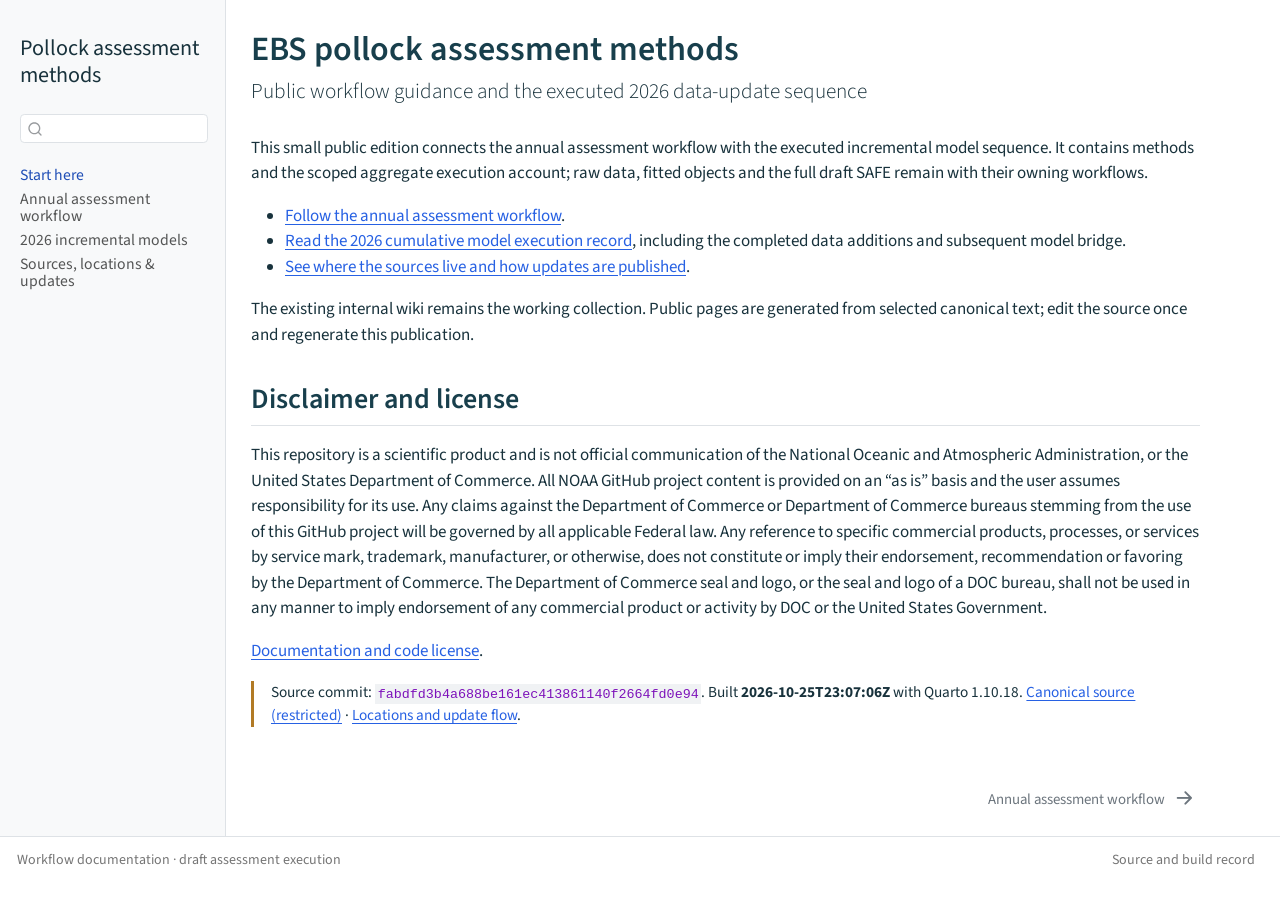
<file: docs/index.html>
<!DOCTYPE html>
<html xmlns="http://www.w3.org/1999/xhtml" lang="en-US" xml:lang="en-US"><head>

<meta charset="utf-8">
<meta name="generator" content="quarto-1.10.18">

<meta name="viewport" content="width=device-width, initial-scale=1.0, user-scalable=yes">


<title>EBS pollock assessment methods – Pollock assessment methods</title>
<style>
/* Default styles provided by pandoc.
** See https://pandoc.org/MANUAL.html#variables-for-html for config info.
*/
span.smallcaps{font-variant: small-caps;}
div.columns{display: flex; gap: 1.5em;}
div.column{flex: auto;}
@media screen {
div.columns{gap: min(4vw, 1.5em);}
div.column{overflow-x: auto;}
}
div.hanging-indent{margin-left: 1.5em; text-indent: -1.5em;}
ul.task-list{list-style: none;}
ul.task-list li input[type="checkbox"] {
  width: 0.8em;
  margin: 0 0.8em 0.2em -1em; /* quarto-specific, see https://github.com/quarto-dev/quarto-cli/issues/4556 */ 
  vertical-align: middle;
}
</style>


<script src="site_libs/quarto-nav/quarto-nav.js"></script>
<script src="site_libs/quarto-nav/headroom.min.js"></script>
<script src="site_libs/clipboard/clipboard.min.js"></script>
<script src="site_libs/quarto-search/autocomplete.umd.js"></script>
<script src="site_libs/quarto-search/fuse.min.js"></script>
<script src="site_libs/quarto-search/quarto-search.js"></script>
<meta name="quarto:offset" content="./">
<link href="./ebs-assessment-workflow.html" rel="next">
<script src="site_libs/quarto-html/quarto.js" type="module"></script>
<script src="site_libs/quarto-html/tabsets/tabsets.js" type="module"></script>
<script src="site_libs/quarto-html/popper.min.js"></script>
<script src="site_libs/quarto-html/tippy.umd.min.js"></script>
<script src="site_libs/quarto-html/anchor.min.js"></script>
<link href="site_libs/quarto-html/tippy.css" rel="stylesheet">
<link href="site_libs/quarto-html/quarto-syntax-highlighting-64a204ab8560d761af7679ceaba22944.css" rel="stylesheet" id="quarto-text-highlighting-styles">
<script src="site_libs/bootstrap/bootstrap.min.js"></script>
<link href="site_libs/bootstrap/bootstrap-icons.css" rel="stylesheet">
<link href="site_libs/bootstrap/bootstrap-2c353fb1ee9795f3e46801e7bd733d82.min.css" rel="stylesheet" append-hash="true" id="quarto-bootstrap" data-mode="light">
<script id="quarto-search-options" type="application/json">{
  "location": "sidebar",
  "copy-button": false,
  "collapse-after": 3,
  "panel-placement": "start",
  "type": "textbox",
  "limit": 50,
  "keyboard-shortcut": [
    "f",
    "/",
    "s"
  ],
  "language": {
    "search-no-results-text": "No results",
    "search-matching-documents-text": "matching documents",
    "search-copy-link-title": "Copy link to search",
    "search-hide-matches-text": "Hide additional matches",
    "search-more-match-text": "more match in this document",
    "search-more-matches-text": "more matches in this document",
    "search-clear-button-title": "Clear",
    "search-text-placeholder": "",
    "search-detached-cancel-button-title": "Cancel",
    "search-submit-button-title": "Submit",
    "search-label": "Search"
  }
}</script>


<link rel="stylesheet" href="styles.css">
</head>

<body class="nav-sidebar docked fullcontent quarto-light">

<div id="quarto-search-results"></div>
  <header id="quarto-header" class="headroom fixed-top">
  <nav class="quarto-secondary-nav">
    <div class="container-fluid d-flex">
      <button type="button" class="quarto-btn-toggle btn" data-bs-toggle="collapse" role="button" data-bs-target=".quarto-sidebar-collapse-item" aria-controls="quarto-sidebar" aria-expanded="false" aria-label="Toggle sidebar navigation" onclick="if (window.quartoToggleHeadroom) { window.quartoToggleHeadroom(); }">
        <i class="bi bi-layout-text-sidebar-reverse"></i>
      </button>
        <nav class="quarto-page-breadcrumbs" aria-label="breadcrumb"><ol class="breadcrumb"><li class="breadcrumb-item"><a href="./index.html">Start here</a></li></ol></nav>
        <a class="flex-grow-1" role="navigation" data-bs-toggle="collapse" data-bs-target=".quarto-sidebar-collapse-item" aria-controls="quarto-sidebar" aria-expanded="false" aria-label="Toggle sidebar navigation" onclick="if (window.quartoToggleHeadroom) { window.quartoToggleHeadroom(); }">      
        </a>
      <button type="button" class="btn quarto-search-button" aria-label="Search" onclick="window.quartoOpenSearch();">
        <i class="bi bi-search"></i>
      </button>
    </div>
  </nav>
</header>
<!-- content -->
<div id="quarto-content" class="quarto-container page-columns page-rows-contents page-layout-article">
<!-- sidebar -->
  <nav id="quarto-sidebar" class="sidebar collapse collapse-horizontal quarto-sidebar-collapse-item sidebar-navigation docked overflow-auto">
    <div class="pt-lg-2 mt-2 text-left sidebar-header">
    <div class="sidebar-title mb-0 py-0">
      <a href="./">Pollock assessment methods</a> 
    </div>
      </div>
        <div class="mt-2 flex-shrink-0 align-items-center">
        <div class="sidebar-search">
        <div id="quarto-search" class="" title="Search"></div>
        </div>
        </div>
    <div class="sidebar-menu-container"> 
    <ul class="list-unstyled mt-1">
        <li class="sidebar-item">
  <div class="sidebar-item-container"> 
  <a href="./index.html" class="sidebar-item-text sidebar-link active">
 <span class="menu-text">Start here</span></a>
  </div>
</li>
        <li class="sidebar-item">
  <div class="sidebar-item-container"> 
  <a href="./ebs-assessment-workflow.html" class="sidebar-item-text sidebar-link">
 <span class="menu-text">Annual assessment workflow</span></a>
  </div>
</li>
        <li class="sidebar-item">
  <div class="sidebar-item-container"> 
  <a href="./incremental-models-2026.html" class="sidebar-item-text sidebar-link">
 <span class="menu-text">2026 incremental models</span></a>
  </div>
</li>
        <li class="sidebar-item">
  <div class="sidebar-item-container"> 
  <a href="./where-things-live.html" class="sidebar-item-text sidebar-link">
 <span class="menu-text">Sources, locations &amp; updates</span></a>
  </div>
</li>
    </ul>
    </div>
</nav>
<div id="quarto-sidebar-glass" class="quarto-sidebar-collapse-item" data-bs-toggle="collapse" data-bs-target=".quarto-sidebar-collapse-item"></div>
<!-- margin-sidebar -->
    
<!-- main -->
<main class="content" id="quarto-document-content">

<header id="title-block-header" class="quarto-title-block default">
<div class="quarto-title">
<h1 class="title">EBS pollock assessment methods</h1>
<p class="subtitle lead">Public workflow guidance and the executed 2026 data-update sequence</p>
</div>



<div class="quarto-title-meta">

    
  
    
  </div>
  


</header>


<p>This small public edition connects the annual assessment workflow with the executed incremental model sequence. It contains methods and the scoped aggregate execution account; raw data, fitted objects and the full draft SAFE remain with their owning workflows.</p>
<ul>
<li><a href="./ebs-assessment-workflow.html">Follow the annual assessment workflow</a>.</li>
<li><a href="./incremental-models-2026.html">Read the 2026 cumulative model execution record</a>, including the completed data additions and subsequent model bridge.</li>
<li><a href="./where-things-live.html">See where the sources live and how updates are published</a>.</li>
</ul>
<p>The existing internal wiki remains the working collection. Public pages are generated from selected canonical text; edit the source once and regenerate this publication.</p>
<section id="disclaimer-and-license" class="level2">
<h2 class="anchored" data-anchor-id="disclaimer-and-license">Disclaimer and license</h2>
<p>This repository is a scientific product and is not official communication of the National Oceanic and Atmospheric Administration, or the United States Department of Commerce. All NOAA GitHub project content is provided on an “as is” basis and the user assumes responsibility for its use. Any claims against the Department of Commerce or Department of Commerce bureaus stemming from the use of this GitHub project will be governed by all applicable Federal law. Any reference to specific commercial products, processes, or services by service mark, trademark, manufacturer, or otherwise, does not constitute or imply their endorsement, recommendation or favoring by the Department of Commerce. The Department of Commerce seal and logo, or the seal and logo of a DOC bureau, shall not be used in any manner to imply endorsement of any commercial product or activity by DOC or the United States Government.</p>
<p><a href="https://github.com/afsc-assessments/pollock_prep_site/blob/main/LICENSE">Documentation and code license</a>.</p>
<div class="release-record">
<p>Source commit: <code>fabdfd3b4a688be161ec413861140f2664fd0e94</code>. Built <strong>2026-10-25T23:07:06Z</strong> with Quarto 1.10.18. <a href="https://github.com/noaa-afsc/pollock_prep/tree/fabdfd3b4a688be161ec413861140f2664fd0e94">Canonical source (restricted)</a> · <a href="./where-things-live.html">Locations and update flow</a>.</p>
</div>


</section>

</main> <!-- /main -->
<script id="quarto-html-after-body" type="application/javascript">
  window.document.addEventListener("DOMContentLoaded", function (event) {
    const icon = "";
    const anchorJS = new window.AnchorJS();
    anchorJS.options = {
      placement: 'right',
      icon: icon
    };
    anchorJS.add('.anchored');
    const isCodeAnnotation = (el) => {
      for (const clz of el.classList) {
        if (clz.startsWith('code-annotation-')) {                     
          return true;
        }
      }
      return false;
    }
    const onCopySuccess = function(e) {
      // button target
      const button = e.trigger;
      // don't keep focus
      button.blur();
      // flash "checked"
      button.classList.add('code-copy-button-checked');
      var currentTitle = button.getAttribute("title");
      button.setAttribute("title", "Copied!");
      let tooltip;
      if (window.bootstrap) {
        button.setAttribute("data-bs-toggle", "tooltip");
        button.setAttribute("data-bs-placement", "left");
        button.setAttribute("data-bs-title", "Copied!");
        tooltip = new bootstrap.Tooltip(button, 
          { trigger: "manual", 
            customClass: "code-copy-button-tooltip",
            offset: [0, -8]});
        tooltip.show();    
      }
      setTimeout(function() {
        if (tooltip) {
          tooltip.hide();
          button.removeAttribute("data-bs-title");
          button.removeAttribute("data-bs-toggle");
          button.removeAttribute("data-bs-placement");
        }
        button.setAttribute("title", currentTitle);
        button.classList.remove('code-copy-button-checked');
      }, 1000);
      // clear code selection
      e.clearSelection();
    }
    const getTextToCopy = function(trigger) {
      const outerScaffold = trigger.parentElement.cloneNode(true);
      const codeEl = outerScaffold.querySelector('code');
      for (const childEl of codeEl.children) {
        if (isCodeAnnotation(childEl)) {
          childEl.remove();
        }
      }
      return codeEl.innerText;
    }
    const clipboard = new window.ClipboardJS('.code-copy-button:not([data-in-quarto-modal])', {
      text: getTextToCopy
    });
    clipboard.on('success', onCopySuccess);
    if (window.document.getElementById('quarto-embedded-source-code-modal')) {
      const clipboardModal = new window.ClipboardJS('.code-copy-button[data-in-quarto-modal]', {
        text: getTextToCopy,
        container: window.document.getElementById('quarto-embedded-source-code-modal')
      });
      clipboardModal.on('success', onCopySuccess);
    }
      var localhostRegex = new RegExp(/^(?:http|https):\/\/localhost\:?[0-9]*\//);
      var mailtoRegex = new RegExp(/^mailto:/);
        var filterRegex = new RegExp("https:\/\/afsc-assessments\.github\.io\/pollock_prep_site\/");
      var isInternal = (href) => {
          return filterRegex.test(href) || localhostRegex.test(href) || mailtoRegex.test(href);
      }
      // Inspect non-navigation links and adorn them if external
     var links = window.document.querySelectorAll('a[href]:not(.nav-link):not(.navbar-brand):not(.toc-action):not(.sidebar-link):not(.sidebar-item-toggle):not(.pagination-link):not(.no-external):not([aria-hidden]):not(.dropdown-item):not(.quarto-navigation-tool):not(.about-link)');
      for (var i=0; i<links.length; i++) {
        const link = links[i];
        if (!isInternal(link.href)) {
          // undo the damage that might have been done by quarto-nav.js in the case of
          // links that we want to consider external
          if (link.dataset.originalHref !== undefined) {
            link.href = link.dataset.originalHref;
          }
            // target, if specified
            link.setAttribute("target", "_blank");
            if (link.getAttribute("rel") === null) {
              link.setAttribute("rel", "noopener");
            }
        }
      }
    function tippyHover(el, contentFn, onTriggerFn, onUntriggerFn) {
      const config = {
        allowHTML: true,
        maxWidth: 500,
        delay: 100,
        arrow: false,
        appendTo: function(el) {
            return el.parentElement;
        },
        interactive: true,
        interactiveBorder: 10,
        theme: 'quarto',
        placement: 'bottom-start',
      };
      if (contentFn) {
        config.content = contentFn;
      }
      if (onTriggerFn) {
        config.onTrigger = onTriggerFn;
      }
      if (onUntriggerFn) {
        config.onUntrigger = onUntriggerFn;
      }
      window.tippy(el, config); 
    }
    const noterefs = window.document.querySelectorAll('a[role="doc-noteref"]');
    for (var i=0; i<noterefs.length; i++) {
      const ref = noterefs[i];
      tippyHover(ref, function() {
        // use id or data attribute instead here
        let href = ref.getAttribute('data-footnote-href') || ref.getAttribute('href');
        try { href = new URL(href).hash; } catch {}
        const id = href.replace(/^#\/?/, "");
        const note = window.document.getElementById(id);
        if (note) {
          return note.innerHTML;
        } else {
          return "";
        }
      });
    }
    const xrefs = window.document.querySelectorAll('a.quarto-xref');
    const processXRef = (id, note) => {
      // Strip column container classes
      const stripColumnClz = (el) => {
        el.classList.remove("page-full", "page-columns");
        if (el.children) {
          for (const child of el.children) {
            stripColumnClz(child);
          }
        }
      }
      stripColumnClz(note)
      if (id === null || id.startsWith('sec-')) {
        // Special case sections, only their first couple elements
        const container = document.createElement("div");
        if (note.children && note.children.length > 2) {
          container.appendChild(note.children[0].cloneNode(true));
          for (let i = 1; i < note.children.length; i++) {
            const child = note.children[i];
            if (child.tagName === "P" && child.innerText === "") {
              continue;
            } else {
              container.appendChild(child.cloneNode(true));
              break;
            }
          }
          if (window.Quarto?.typesetMath) {
            window.Quarto.typesetMath(container);
          }
          return container.innerHTML
        } else {
          if (window.Quarto?.typesetMath) {
            window.Quarto.typesetMath(note);
          }
          return note.innerHTML;
        }
      } else {
        // Remove any anchor links if they are present
        const anchorLink = note.querySelector('a.anchorjs-link');
        if (anchorLink) {
          anchorLink.remove();
        }
        if (window.Quarto?.typesetMath) {
          window.Quarto.typesetMath(note);
        }
        if (note.classList.contains("callout")) {
          return note.outerHTML;
        } else {
          return note.innerHTML;
        }
      }
    }
    for (var i=0; i<xrefs.length; i++) {
      const xref = xrefs[i];
      tippyHover(xref, undefined, function(instance) {
        instance.disable();
        let url = xref.getAttribute('href');
        let hash = undefined; 
        if (url.startsWith('#')) {
          hash = url;
        } else {
          try { hash = new URL(url).hash; } catch {}
        }
        if (hash) {
          const id = hash.replace(/^#\/?/, "");
          const note = window.document.getElementById(id);
          if (note !== null) {
            try {
              const html = processXRef(id, note.cloneNode(true));
              instance.setContent(html);
            } finally {
              instance.enable();
              instance.show();
            }
          } else {
            // See if we can fetch this
            fetch(url.split('#')[0])
            .then(res => res.text())
            .then(html => {
              const parser = new DOMParser();
              const htmlDoc = parser.parseFromString(html, "text/html");
              const note = htmlDoc.getElementById(id);
              if (note !== null) {
                const html = processXRef(id, note);
                instance.setContent(html);
              } 
            }).finally(() => {
              instance.enable();
              instance.show();
            });
          }
        } else {
          // See if we can fetch a full url (with no hash to target)
          // This is a special case and we should probably do some content thinning / targeting
          fetch(url)
          .then(res => res.text())
          .then(html => {
            const parser = new DOMParser();
            const htmlDoc = parser.parseFromString(html, "text/html");
            const note = htmlDoc.querySelector('main.content');
            if (note !== null) {
              // This should only happen for chapter cross references
              // (since there is no id in the URL)
              // remove the first header
              if (note.children.length > 0 && note.children[0].tagName === "HEADER") {
                note.children[0].remove();
              }
              const html = processXRef(null, note);
              instance.setContent(html);
            } 
          }).finally(() => {
            instance.enable();
            instance.show();
          });
        }
      }, function(instance) {
      });
    }
        let selectedAnnoteEl;
        const selectorForAnnotation = ( cell, annotation) => {
          let cellAttr = 'data-code-cell="' + cell + '"';
          let lineAttr = 'data-code-annotation="' +  annotation + '"';
          const selector = 'span[' + cellAttr + '][' + lineAttr + ']';
          return selector;
        }
        const selectCodeLines = (annoteEl) => {
          const doc = window.document;
          const targetCell = annoteEl.getAttribute("data-target-cell");
          const targetAnnotation = annoteEl.getAttribute("data-target-annotation");
          const annoteSpan = window.document.querySelector(selectorForAnnotation(targetCell, targetAnnotation));
          const lines = annoteSpan.getAttribute("data-code-lines").split(",");
          const lineIds = lines.map((line) => {
            return targetCell + "-" + line;
          })
          let top = null;
          let height = null;
          let parent = null;
          if (lineIds.length > 0) {
              //compute the position of the single el (top and bottom and make a div)
              const el = window.document.getElementById(lineIds[0]);
              top = el.offsetTop;
              height = el.offsetHeight;
              parent = el.parentElement.parentElement;
            if (lineIds.length > 1) {
              const lastEl = window.document.getElementById(lineIds[lineIds.length - 1]);
              const bottom = lastEl.offsetTop + lastEl.offsetHeight;
              height = bottom - top;
            }
            if (top !== null && height !== null && parent !== null) {
              // cook up a div (if necessary) and position it 
              let div = window.document.getElementById("code-annotation-line-highlight");
              if (div === null) {
                div = window.document.createElement("div");
                div.setAttribute("id", "code-annotation-line-highlight");
                div.style.position = 'absolute';
                parent.appendChild(div);
              }
              div.style.top = top - 2 + "px";
              div.style.height = height + 4 + "px";
              div.style.left = 0;
              let gutterDiv = window.document.getElementById("code-annotation-line-highlight-gutter");
              if (gutterDiv === null) {
                gutterDiv = window.document.createElement("div");
                gutterDiv.setAttribute("id", "code-annotation-line-highlight-gutter");
                gutterDiv.style.position = 'absolute';
                const codeCell = window.document.getElementById(targetCell);
                const gutter = codeCell.querySelector('.code-annotation-gutter');
                gutter.appendChild(gutterDiv);
              }
              gutterDiv.style.top = top - 2 + "px";
              gutterDiv.style.height = height + 4 + "px";
            }
            selectedAnnoteEl = annoteEl;
          }
        };
        const unselectCodeLines = () => {
          const elementsIds = ["code-annotation-line-highlight", "code-annotation-line-highlight-gutter"];
          elementsIds.forEach((elId) => {
            const div = window.document.getElementById(elId);
            if (div) {
              div.remove();
            }
          });
          selectedAnnoteEl = undefined;
        };
          // Handle positioning of the toggle
      window.addEventListener(
        "resize",
        throttle(() => {
          elRect = undefined;
          if (selectedAnnoteEl) {
            selectCodeLines(selectedAnnoteEl);
          }
        }, 10)
      );
      function throttle(fn, ms) {
      let throttle = false;
      let timer;
        return (...args) => {
          if(!throttle) { // first call gets through
              fn.apply(this, args);
              throttle = true;
          } else { // all the others get throttled
              if(timer) clearTimeout(timer); // cancel #2
              timer = setTimeout(() => {
                fn.apply(this, args);
                timer = throttle = false;
              }, ms);
          }
        };
      }
        // Attach click handler to the DT
        const annoteDls = window.document.querySelectorAll('dt[data-target-cell]');
        for (const annoteDlNode of annoteDls) {
          annoteDlNode.addEventListener('click', (event) => {
            const clickedEl = event.target;
            if (clickedEl !== selectedAnnoteEl) {
              unselectCodeLines();
              const activeEl = window.document.querySelector('dt[data-target-cell].code-annotation-active');
              if (activeEl) {
                activeEl.classList.remove('code-annotation-active');
              }
              selectCodeLines(clickedEl);
              clickedEl.classList.add('code-annotation-active');
            } else {
              // Unselect the line
              unselectCodeLines();
              clickedEl.classList.remove('code-annotation-active');
            }
          });
        }
    const findCites = (el) => {
      const parentEl = el.parentElement;
      if (parentEl) {
        const cites = parentEl.dataset.cites;
        if (cites) {
          return {
            el,
            cites: cites.split(' ')
          };
        } else {
          return findCites(el.parentElement)
        }
      } else {
        return undefined;
      }
    };
    var bibliorefs = window.document.querySelectorAll('a[role="doc-biblioref"]');
    for (var i=0; i<bibliorefs.length; i++) {
      const ref = bibliorefs[i];
      const citeInfo = findCites(ref);
      if (citeInfo) {
        tippyHover(citeInfo.el, function() {
          var popup = window.document.createElement('div');
          citeInfo.cites.forEach(function(cite) {
            var citeDiv = window.document.createElement('div');
            citeDiv.classList.add('hanging-indent');
            citeDiv.classList.add('csl-entry');
            var biblioDiv = window.document.getElementById('ref-' + cite);
            if (biblioDiv) {
              citeDiv.innerHTML = biblioDiv.innerHTML;
            }
            popup.appendChild(citeDiv);
          });
          return popup.innerHTML;
        });
      }
    }
  });
  </script>
<nav class="page-navigation">
  <div class="nav-page nav-page-previous">
  </div>
  <div class="nav-page nav-page-next">
      <a href="./ebs-assessment-workflow.html" class="pagination-link" aria-label="Annual assessment workflow">
        <span class="nav-page-text">Annual assessment workflow</span> <i class="bi bi-arrow-right-short"></i>
      </a>
  </div>
</nav>
</div> <!-- /content -->
<footer class="footer">
  <div class="nav-footer">
    <div class="nav-footer-left">
<p>Workflow documentation · draft assessment execution</p>
</div>   
    <div class="nav-footer-center">
      &nbsp;
    </div>
    <div class="nav-footer-right">
      <ul class="footer-items list-unstyled">
    <li class="nav-item">
    <a class="nav-link active" href="./where-things-live.html" aria-current="page">
<p>Source and build record</p>
</a>
  </li>  
</ul>
    </div>
  </div>
</footer>




</body></html>
</file>
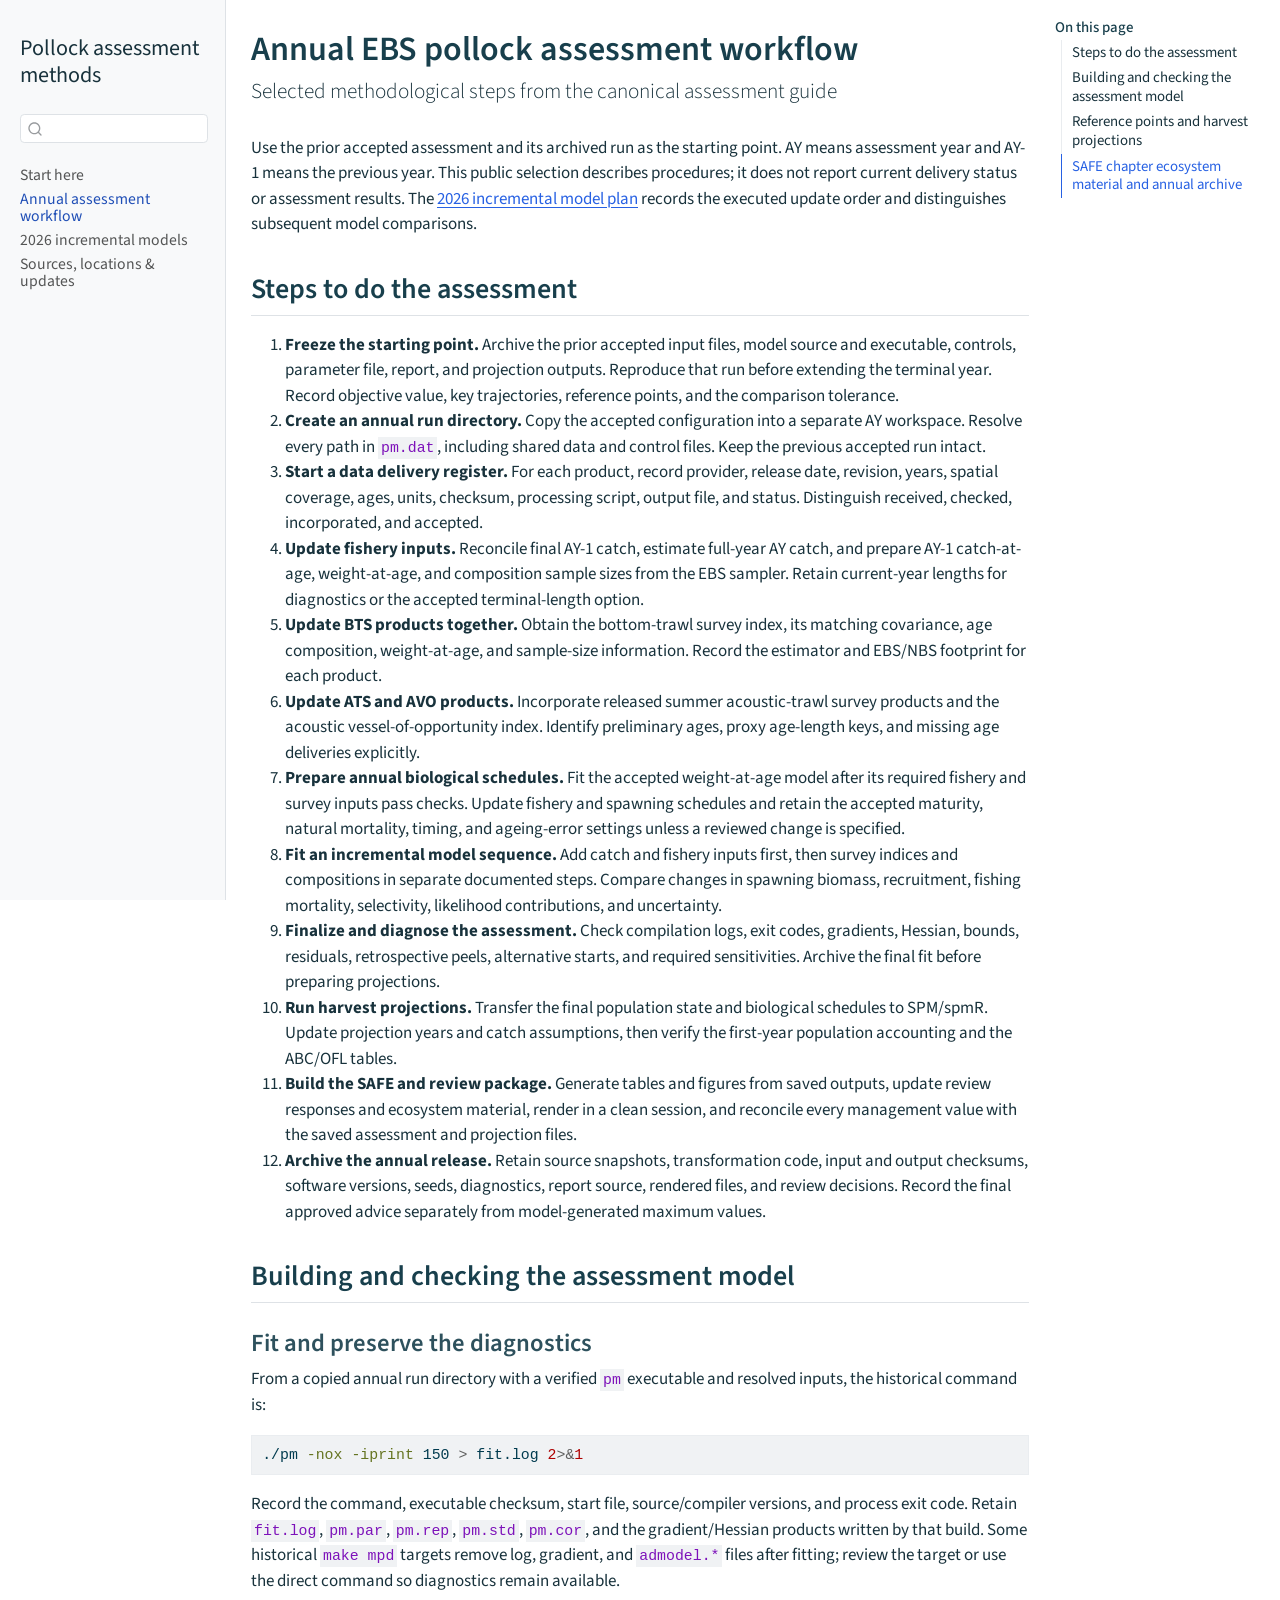
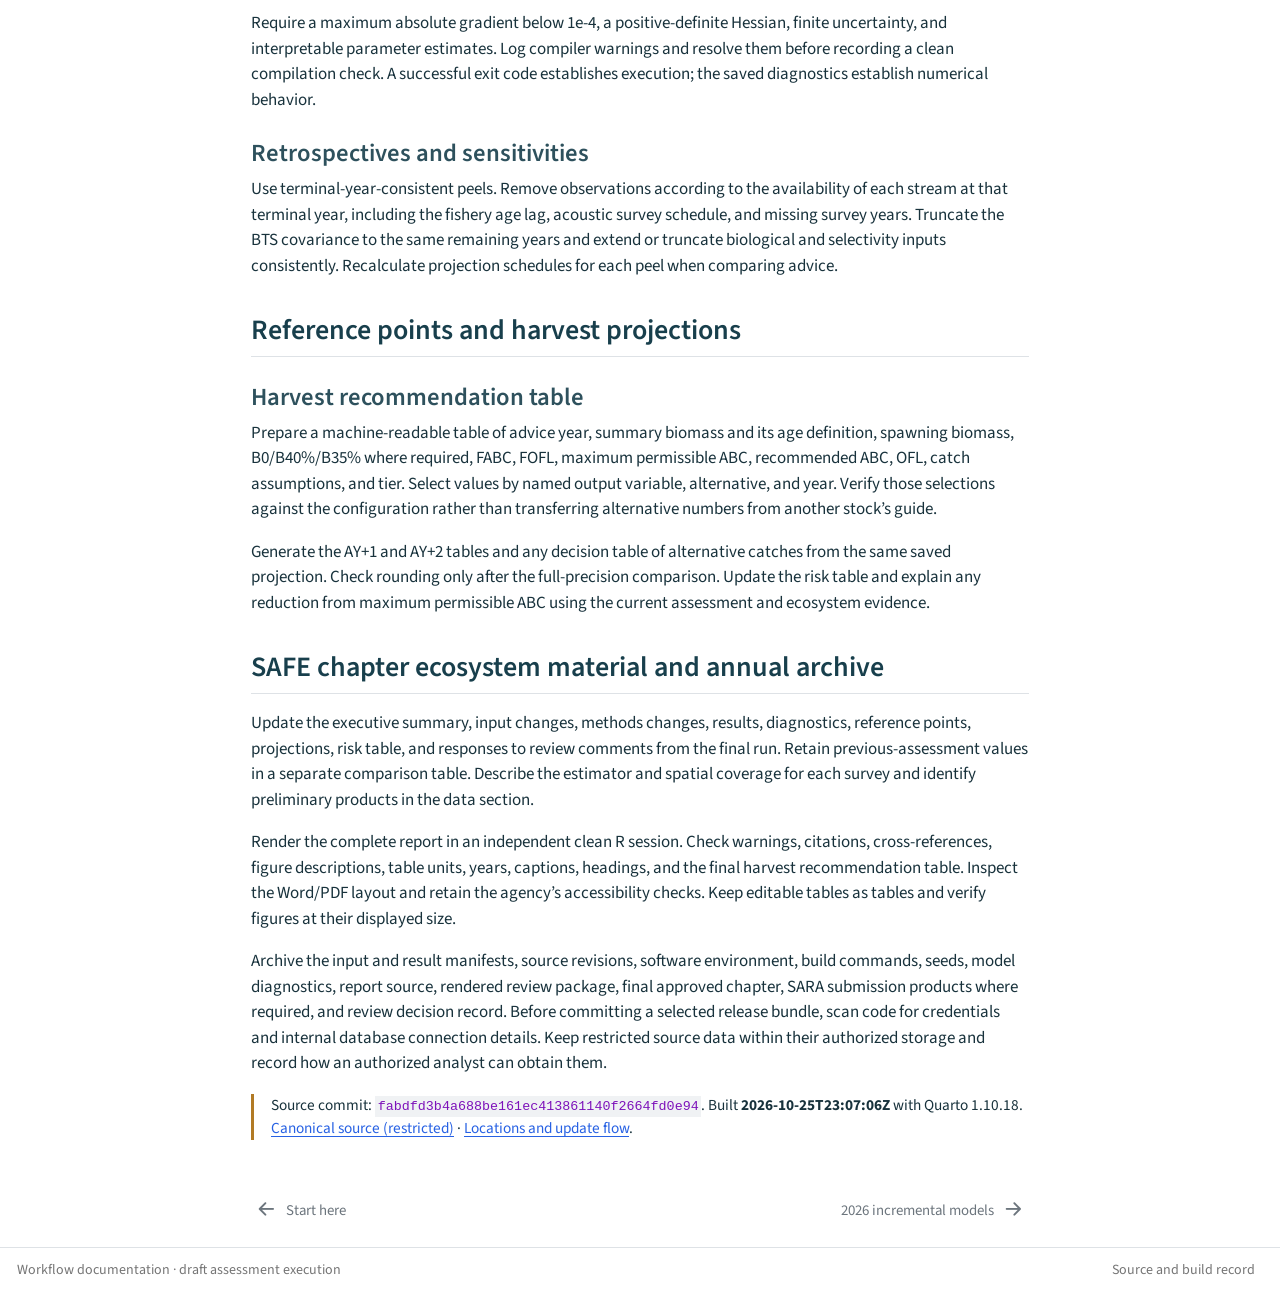
<file: docs/ebs-assessment-workflow.html>
<!DOCTYPE html>
<html xmlns="http://www.w3.org/1999/xhtml" lang="en-US" xml:lang="en-US"><head>

<meta charset="utf-8">
<meta name="generator" content="quarto-1.10.18">

<meta name="viewport" content="width=device-width, initial-scale=1.0, user-scalable=yes">


<title>Annual EBS pollock assessment workflow – Pollock assessment methods</title>
<style>
/* Default styles provided by pandoc.
** See https://pandoc.org/MANUAL.html#variables-for-html for config info.
*/
span.smallcaps{font-variant: small-caps;}
div.columns{display: flex; gap: 1.5em;}
div.column{flex: auto;}
@media screen {
div.columns{gap: min(4vw, 1.5em);}
div.column{overflow-x: auto;}
}
div.hanging-indent{margin-left: 1.5em; text-indent: -1.5em;}
ul.task-list{list-style: none;}
ul.task-list li input[type="checkbox"] {
  width: 0.8em;
  margin: 0 0.8em 0.2em -1em; /* quarto-specific, see https://github.com/quarto-dev/quarto-cli/issues/4556 */ 
  vertical-align: middle;
}
/* CSS for syntax highlighting */
html { -webkit-text-size-adjust: 100%; }
pre > code.sourceCode { white-space: pre; position: relative; }
pre > code.sourceCode > span { display: inline-block; line-height: 1.25; }
pre > code.sourceCode > span:empty { height: 1.2em; }
.sourceCode { overflow: visible; }
code.sourceCode > span { color: inherit; text-decoration: inherit; }
div.sourceCode { margin: 1em 0; }
pre.sourceCode { margin: 0; }
@media screen {
div.sourceCode { overflow: auto; }
}
@media print {
pre > code.sourceCode { white-space: pre-wrap; }
pre > code.sourceCode > span { text-indent: -5em; padding-left: 5em; }
}
pre.numberSource code
  { counter-reset: source-line 0; }
pre.numberSource code > span
  { position: relative; left: -4em; counter-increment: source-line; }
pre.numberSource code > span > a:first-child::before
  { content: counter(source-line);
    position: relative; left: -1em; text-align: right; vertical-align: baseline;
    border: none; display: inline-block;
    -webkit-touch-callout: none; -webkit-user-select: none;
    -khtml-user-select: none; -moz-user-select: none;
    -ms-user-select: none; user-select: none;
    padding: 0 4px; width: 4em;
  }
pre.numberSource { margin-left: 3em;  padding-left: 4px; }
div.sourceCode
  {   }
@media screen {
pre > code.sourceCode > span > a:first-child::before { text-decoration: underline; }
}
</style>


<script src="site_libs/quarto-nav/quarto-nav.js"></script>
<script src="site_libs/quarto-nav/headroom.min.js"></script>
<script src="site_libs/clipboard/clipboard.min.js"></script>
<script src="site_libs/quarto-search/autocomplete.umd.js"></script>
<script src="site_libs/quarto-search/fuse.min.js"></script>
<script src="site_libs/quarto-search/quarto-search.js"></script>
<meta name="quarto:offset" content="./">
<link href="./incremental-models-2026.html" rel="next">
<link href="./index.html" rel="prev">
<script src="site_libs/quarto-html/quarto.js" type="module"></script>
<script src="site_libs/quarto-html/tabsets/tabsets.js" type="module"></script>
<script src="site_libs/quarto-html/popper.min.js"></script>
<script src="site_libs/quarto-html/tippy.umd.min.js"></script>
<script src="site_libs/quarto-html/anchor.min.js"></script>
<link href="site_libs/quarto-html/tippy.css" rel="stylesheet">
<link href="site_libs/quarto-html/quarto-syntax-highlighting-64a204ab8560d761af7679ceaba22944.css" rel="stylesheet" id="quarto-text-highlighting-styles">
<script src="site_libs/bootstrap/bootstrap.min.js"></script>
<link href="site_libs/bootstrap/bootstrap-icons.css" rel="stylesheet">
<link href="site_libs/bootstrap/bootstrap-2c353fb1ee9795f3e46801e7bd733d82.min.css" rel="stylesheet" append-hash="true" id="quarto-bootstrap" data-mode="light">
<script id="quarto-search-options" type="application/json">{
  "location": "sidebar",
  "copy-button": false,
  "collapse-after": 3,
  "panel-placement": "start",
  "type": "textbox",
  "limit": 50,
  "keyboard-shortcut": [
    "f",
    "/",
    "s"
  ],
  "language": {
    "search-no-results-text": "No results",
    "search-matching-documents-text": "matching documents",
    "search-copy-link-title": "Copy link to search",
    "search-hide-matches-text": "Hide additional matches",
    "search-more-match-text": "more match in this document",
    "search-more-matches-text": "more matches in this document",
    "search-clear-button-title": "Clear",
    "search-text-placeholder": "",
    "search-detached-cancel-button-title": "Cancel",
    "search-submit-button-title": "Submit",
    "search-label": "Search"
  }
}</script>


<link rel="stylesheet" href="styles.css">
</head>

<body class="nav-sidebar docked quarto-light">

<div id="quarto-search-results"></div>
  <header id="quarto-header" class="headroom fixed-top">
  <nav class="quarto-secondary-nav">
    <div class="container-fluid d-flex">
      <button type="button" class="quarto-btn-toggle btn" data-bs-toggle="collapse" role="button" data-bs-target=".quarto-sidebar-collapse-item" aria-controls="quarto-sidebar" aria-expanded="false" aria-label="Toggle sidebar navigation" onclick="if (window.quartoToggleHeadroom) { window.quartoToggleHeadroom(); }">
        <i class="bi bi-layout-text-sidebar-reverse"></i>
      </button>
        <nav class="quarto-page-breadcrumbs" aria-label="breadcrumb"><ol class="breadcrumb"><li class="breadcrumb-item"><a href="./ebs-assessment-workflow.html">Annual assessment workflow</a></li></ol></nav>
        <a class="flex-grow-1" role="navigation" data-bs-toggle="collapse" data-bs-target=".quarto-sidebar-collapse-item" aria-controls="quarto-sidebar" aria-expanded="false" aria-label="Toggle sidebar navigation" onclick="if (window.quartoToggleHeadroom) { window.quartoToggleHeadroom(); }">      
        </a>
      <button type="button" class="btn quarto-search-button" aria-label="Search" onclick="window.quartoOpenSearch();">
        <i class="bi bi-search"></i>
      </button>
    </div>
  </nav>
</header>
<!-- content -->
<div id="quarto-content" class="quarto-container page-columns page-rows-contents page-layout-article">
<!-- sidebar -->
  <nav id="quarto-sidebar" class="sidebar collapse collapse-horizontal quarto-sidebar-collapse-item sidebar-navigation docked overflow-auto">
    <div class="pt-lg-2 mt-2 text-left sidebar-header">
    <div class="sidebar-title mb-0 py-0">
      <a href="./">Pollock assessment methods</a> 
    </div>
      </div>
        <div class="mt-2 flex-shrink-0 align-items-center">
        <div class="sidebar-search">
        <div id="quarto-search" class="" title="Search"></div>
        </div>
        </div>
    <div class="sidebar-menu-container"> 
    <ul class="list-unstyled mt-1">
        <li class="sidebar-item">
  <div class="sidebar-item-container"> 
  <a href="./index.html" class="sidebar-item-text sidebar-link">
 <span class="menu-text">Start here</span></a>
  </div>
</li>
        <li class="sidebar-item">
  <div class="sidebar-item-container"> 
  <a href="./ebs-assessment-workflow.html" class="sidebar-item-text sidebar-link active">
 <span class="menu-text">Annual assessment workflow</span></a>
  </div>
</li>
        <li class="sidebar-item">
  <div class="sidebar-item-container"> 
  <a href="./incremental-models-2026.html" class="sidebar-item-text sidebar-link">
 <span class="menu-text">2026 incremental models</span></a>
  </div>
</li>
        <li class="sidebar-item">
  <div class="sidebar-item-container"> 
  <a href="./where-things-live.html" class="sidebar-item-text sidebar-link">
 <span class="menu-text">Sources, locations &amp; updates</span></a>
  </div>
</li>
    </ul>
    </div>
</nav>
<div id="quarto-sidebar-glass" class="quarto-sidebar-collapse-item" data-bs-toggle="collapse" data-bs-target=".quarto-sidebar-collapse-item"></div>
<!-- margin-sidebar -->
    <div id="quarto-margin-sidebar" class="sidebar margin-sidebar">
        <nav id="TOC" role="doc-toc" class="toc-active">
    <h2 id="toc-title">On this page</h2>
   
  <ul class="collapse">
  <li><a href="#steps-to-do-the-assessment" id="toc-steps-to-do-the-assessment" class="nav-link active" data-scroll-target="#steps-to-do-the-assessment">Steps to do the assessment</a></li>
  <li><a href="#building-and-checking-the-assessment-model" id="toc-building-and-checking-the-assessment-model" class="nav-link" data-scroll-target="#building-and-checking-the-assessment-model">Building and checking the assessment model</a></li>
  <li><a href="#reference-points-and-harvest-projections" id="toc-reference-points-and-harvest-projections" class="nav-link" data-scroll-target="#reference-points-and-harvest-projections">Reference points and harvest projections</a></li>
  <li><a href="#safe-chapter-ecosystem-material-and-annual-archive" id="toc-safe-chapter-ecosystem-material-and-annual-archive" class="nav-link" data-scroll-target="#safe-chapter-ecosystem-material-and-annual-archive">SAFE chapter ecosystem material and annual archive</a></li>
  </ul>
</nav>
    </div>
<!-- main -->
<main class="content" id="quarto-document-content">

<header id="title-block-header" class="quarto-title-block default">
<div class="quarto-title">
<h1 class="title">Annual EBS pollock assessment workflow</h1>
<p class="subtitle lead">Selected methodological steps from the canonical assessment guide</p>
</div>



<div class="quarto-title-meta">

    
  
    
  </div>
  


</header>


<p>Use the prior accepted assessment and its archived run as the starting point. AY means assessment year and AY-1 means the previous year. This public selection describes procedures; it does not report current delivery status or assessment results. The <a href="./incremental-models-2026.html">2026 incremental model plan</a> records the executed update order and distinguishes subsequent model comparisons.</p>
<section id="steps-to-do-the-assessment" class="level2">
<h2 class="anchored" data-anchor-id="steps-to-do-the-assessment">Steps to do the assessment</h2>
<ol type="1">
<li><strong>Freeze the starting point.</strong> Archive the prior accepted input files, model source and executable, controls, parameter file, report, and projection outputs. Reproduce that run before extending the terminal year. Record objective value, key trajectories, reference points, and the comparison tolerance.</li>
<li><strong>Create an annual run directory.</strong> Copy the accepted configuration into a separate AY workspace. Resolve every path in <code>pm.dat</code>, including shared data and control files. Keep the previous accepted run intact.</li>
<li><strong>Start a data delivery register.</strong> For each product, record provider, release date, revision, years, spatial coverage, ages, units, checksum, processing script, output file, and status. Distinguish received, checked, incorporated, and accepted.</li>
<li><strong>Update fishery inputs.</strong> Reconcile final AY-1 catch, estimate full-year AY catch, and prepare AY-1 catch-at-age, weight-at-age, and composition sample sizes from the EBS sampler. Retain current-year lengths for diagnostics or the accepted terminal-length option.</li>
<li><strong>Update BTS products together.</strong> Obtain the bottom-trawl survey index, its matching covariance, age composition, weight-at-age, and sample-size information. Record the estimator and EBS/NBS footprint for each product.</li>
<li><strong>Update ATS and AVO products.</strong> Incorporate released summer acoustic-trawl survey products and the acoustic vessel-of-opportunity index. Identify preliminary ages, proxy age-length keys, and missing age deliveries explicitly.</li>
<li><strong>Prepare annual biological schedules.</strong> Fit the accepted weight-at-age model after its required fishery and survey inputs pass checks. Update fishery and spawning schedules and retain the accepted maturity, natural mortality, timing, and ageing-error settings unless a reviewed change is specified.</li>
<li><strong>Fit an incremental model sequence.</strong> Add catch and fishery inputs first, then survey indices and compositions in separate documented steps. Compare changes in spawning biomass, recruitment, fishing mortality, selectivity, likelihood contributions, and uncertainty.</li>
<li><strong>Finalize and diagnose the assessment.</strong> Check compilation logs, exit codes, gradients, Hessian, bounds, residuals, retrospective peels, alternative starts, and required sensitivities. Archive the final fit before preparing projections.</li>
<li><strong>Run harvest projections.</strong> Transfer the final population state and biological schedules to SPM/spmR. Update projection years and catch assumptions, then verify the first-year population accounting and the ABC/OFL tables.</li>
<li><strong>Build the SAFE and review package.</strong> Generate tables and figures from saved outputs, update review responses and ecosystem material, render in a clean session, and reconcile every management value with the saved assessment and projection files.</li>
<li><strong>Archive the annual release.</strong> Retain source snapshots, transformation code, input and output checksums, software versions, seeds, diagnostics, report source, rendered files, and review decisions. Record the final approved advice separately from model-generated maximum values.</li>
</ol>
</section>
<section id="building-and-checking-the-assessment-model" class="level2">
<h2 class="anchored" data-anchor-id="building-and-checking-the-assessment-model">Building and checking the assessment model</h2>
<section id="fit-and-preserve-the-diagnostics" class="level3">
<h3 class="anchored" data-anchor-id="fit-and-preserve-the-diagnostics">Fit and preserve the diagnostics</h3>
<p>From a copied annual run directory with a verified <code>pm</code> executable and resolved inputs, the historical command is:</p>
<div class="code-copy-outer-scaffold"><div class="sourceCode" id="cb1"><pre class="sourceCode bash code-with-copy"><code class="sourceCode bash"><span id="cb1-1"><a href="#cb1-1" aria-hidden="true" tabindex="-1"></a><span class="ex">./pm</span> <span class="at">-nox</span> <span class="at">-iprint</span> 150 <span class="op">&gt;</span> fit.log <span class="dv">2</span><span class="op">&gt;&amp;</span><span class="dv">1</span></span></code></pre></div><button title="Copy to Clipboard" class="code-copy-button"><i class="bi"></i></button></div>
<p>Record the command, executable checksum, start file, source/compiler versions, and process exit code. Retain <code>fit.log</code>, <code>pm.par</code>, <code>pm.rep</code>, <code>pm.std</code>, <code>pm.cor</code>, and the gradient/Hessian products written by that build. Some historical <code>make mpd</code> targets remove log, gradient, and <code>admodel.*</code> files after fitting; review the target or use the direct command so diagnostics remain available.</p>
<p>Require a maximum absolute gradient below 1e-4, a positive-definite Hessian, finite uncertainty, and interpretable parameter estimates. Log compiler warnings and resolve them before recording a clean compilation check. A successful exit code establishes execution; the saved diagnostics establish numerical behavior.</p>
</section>
<section id="retrospectives-and-sensitivities" class="level3">
<h3 class="anchored" data-anchor-id="retrospectives-and-sensitivities">Retrospectives and sensitivities</h3>
<p>Use terminal-year-consistent peels. Remove observations according to the availability of each stream at that terminal year, including the fishery age lag, acoustic survey schedule, and missing survey years. Truncate the BTS covariance to the same remaining years and extend or truncate biological and selectivity inputs consistently. Recalculate projection schedules for each peel when comparing advice.</p>
</section>
</section>
<section id="reference-points-and-harvest-projections" class="level2">
<h2 class="anchored" data-anchor-id="reference-points-and-harvest-projections">Reference points and harvest projections</h2>
<section id="harvest-recommendation-table" class="level3">
<h3 class="anchored" data-anchor-id="harvest-recommendation-table">Harvest recommendation table</h3>
<p>Prepare a machine-readable table of advice year, summary biomass and its age definition, spawning biomass, B0/B40%/B35% where required, FABC, FOFL, maximum permissible ABC, recommended ABC, OFL, catch assumptions, and tier. Select values by named output variable, alternative, and year. Verify those selections against the configuration rather than transferring alternative numbers from another stock’s guide.</p>
<p>Generate the AY+1 and AY+2 tables and any decision table of alternative catches from the same saved projection. Check rounding only after the full-precision comparison. Update the risk table and explain any reduction from maximum permissible ABC using the current assessment and ecosystem evidence.</p>
</section>
</section>
<section id="safe-chapter-ecosystem-material-and-annual-archive" class="level2">
<h2 class="anchored" data-anchor-id="safe-chapter-ecosystem-material-and-annual-archive">SAFE chapter ecosystem material and annual archive</h2>
<p>Update the executive summary, input changes, methods changes, results, diagnostics, reference points, projections, risk table, and responses to review comments from the final run. Retain previous-assessment values in a separate comparison table. Describe the estimator and spatial coverage for each survey and identify preliminary products in the data section.</p>
<p>Render the complete report in an independent clean R session. Check warnings, citations, cross-references, figure descriptions, table units, years, captions, headings, and the final harvest recommendation table. Inspect the Word/PDF layout and retain the agency’s accessibility checks. Keep editable tables as tables and verify figures at their displayed size.</p>
<p>Archive the input and result manifests, source revisions, software environment, build commands, seeds, model diagnostics, report source, rendered review package, final approved chapter, SARA submission products where required, and review decision record. Before committing a selected release bundle, scan code for credentials and internal database connection details. Keep restricted source data within their authorized storage and record how an authorized analyst can obtain them.</p>
<div class="release-record">
<p>Source commit: <code>fabdfd3b4a688be161ec413861140f2664fd0e94</code>. Built <strong>2026-10-25T23:07:06Z</strong> with Quarto 1.10.18. <a href="https://github.com/noaa-afsc/pollock_prep/tree/fabdfd3b4a688be161ec413861140f2664fd0e94">Canonical source (restricted)</a> · <a href="./where-things-live.html">Locations and update flow</a>.</p>
</div>


</section>

</main> <!-- /main -->
<script id="quarto-html-after-body" type="application/javascript">
  window.document.addEventListener("DOMContentLoaded", function (event) {
    const icon = "";
    const anchorJS = new window.AnchorJS();
    anchorJS.options = {
      placement: 'right',
      icon: icon
    };
    anchorJS.add('.anchored');
    const isCodeAnnotation = (el) => {
      for (const clz of el.classList) {
        if (clz.startsWith('code-annotation-')) {                     
          return true;
        }
      }
      return false;
    }
    const onCopySuccess = function(e) {
      // button target
      const button = e.trigger;
      // don't keep focus
      button.blur();
      // flash "checked"
      button.classList.add('code-copy-button-checked');
      var currentTitle = button.getAttribute("title");
      button.setAttribute("title", "Copied!");
      let tooltip;
      if (window.bootstrap) {
        button.setAttribute("data-bs-toggle", "tooltip");
        button.setAttribute("data-bs-placement", "left");
        button.setAttribute("data-bs-title", "Copied!");
        tooltip = new bootstrap.Tooltip(button, 
          { trigger: "manual", 
            customClass: "code-copy-button-tooltip",
            offset: [0, -8]});
        tooltip.show();    
      }
      setTimeout(function() {
        if (tooltip) {
          tooltip.hide();
          button.removeAttribute("data-bs-title");
          button.removeAttribute("data-bs-toggle");
          button.removeAttribute("data-bs-placement");
        }
        button.setAttribute("title", currentTitle);
        button.classList.remove('code-copy-button-checked');
      }, 1000);
      // clear code selection
      e.clearSelection();
    }
    const getTextToCopy = function(trigger) {
      const outerScaffold = trigger.parentElement.cloneNode(true);
      const codeEl = outerScaffold.querySelector('code');
      for (const childEl of codeEl.children) {
        if (isCodeAnnotation(childEl)) {
          childEl.remove();
        }
      }
      return codeEl.innerText;
    }
    const clipboard = new window.ClipboardJS('.code-copy-button:not([data-in-quarto-modal])', {
      text: getTextToCopy
    });
    clipboard.on('success', onCopySuccess);
    if (window.document.getElementById('quarto-embedded-source-code-modal')) {
      const clipboardModal = new window.ClipboardJS('.code-copy-button[data-in-quarto-modal]', {
        text: getTextToCopy,
        container: window.document.getElementById('quarto-embedded-source-code-modal')
      });
      clipboardModal.on('success', onCopySuccess);
    }
      var localhostRegex = new RegExp(/^(?:http|https):\/\/localhost\:?[0-9]*\//);
      var mailtoRegex = new RegExp(/^mailto:/);
        var filterRegex = new RegExp("https:\/\/afsc-assessments\.github\.io\/pollock_prep_site\/");
      var isInternal = (href) => {
          return filterRegex.test(href) || localhostRegex.test(href) || mailtoRegex.test(href);
      }
      // Inspect non-navigation links and adorn them if external
     var links = window.document.querySelectorAll('a[href]:not(.nav-link):not(.navbar-brand):not(.toc-action):not(.sidebar-link):not(.sidebar-item-toggle):not(.pagination-link):not(.no-external):not([aria-hidden]):not(.dropdown-item):not(.quarto-navigation-tool):not(.about-link)');
      for (var i=0; i<links.length; i++) {
        const link = links[i];
        if (!isInternal(link.href)) {
          // undo the damage that might have been done by quarto-nav.js in the case of
          // links that we want to consider external
          if (link.dataset.originalHref !== undefined) {
            link.href = link.dataset.originalHref;
          }
            // target, if specified
            link.setAttribute("target", "_blank");
            if (link.getAttribute("rel") === null) {
              link.setAttribute("rel", "noopener");
            }
        }
      }
    function tippyHover(el, contentFn, onTriggerFn, onUntriggerFn) {
      const config = {
        allowHTML: true,
        maxWidth: 500,
        delay: 100,
        arrow: false,
        appendTo: function(el) {
            return el.parentElement;
        },
        interactive: true,
        interactiveBorder: 10,
        theme: 'quarto',
        placement: 'bottom-start',
      };
      if (contentFn) {
        config.content = contentFn;
      }
      if (onTriggerFn) {
        config.onTrigger = onTriggerFn;
      }
      if (onUntriggerFn) {
        config.onUntrigger = onUntriggerFn;
      }
      window.tippy(el, config); 
    }
    const noterefs = window.document.querySelectorAll('a[role="doc-noteref"]');
    for (var i=0; i<noterefs.length; i++) {
      const ref = noterefs[i];
      tippyHover(ref, function() {
        // use id or data attribute instead here
        let href = ref.getAttribute('data-footnote-href') || ref.getAttribute('href');
        try { href = new URL(href).hash; } catch {}
        const id = href.replace(/^#\/?/, "");
        const note = window.document.getElementById(id);
        if (note) {
          return note.innerHTML;
        } else {
          return "";
        }
      });
    }
    const xrefs = window.document.querySelectorAll('a.quarto-xref');
    const processXRef = (id, note) => {
      // Strip column container classes
      const stripColumnClz = (el) => {
        el.classList.remove("page-full", "page-columns");
        if (el.children) {
          for (const child of el.children) {
            stripColumnClz(child);
          }
        }
      }
      stripColumnClz(note)
      if (id === null || id.startsWith('sec-')) {
        // Special case sections, only their first couple elements
        const container = document.createElement("div");
        if (note.children && note.children.length > 2) {
          container.appendChild(note.children[0].cloneNode(true));
          for (let i = 1; i < note.children.length; i++) {
            const child = note.children[i];
            if (child.tagName === "P" && child.innerText === "") {
              continue;
            } else {
              container.appendChild(child.cloneNode(true));
              break;
            }
          }
          if (window.Quarto?.typesetMath) {
            window.Quarto.typesetMath(container);
          }
          return container.innerHTML
        } else {
          if (window.Quarto?.typesetMath) {
            window.Quarto.typesetMath(note);
          }
          return note.innerHTML;
        }
      } else {
        // Remove any anchor links if they are present
        const anchorLink = note.querySelector('a.anchorjs-link');
        if (anchorLink) {
          anchorLink.remove();
        }
        if (window.Quarto?.typesetMath) {
          window.Quarto.typesetMath(note);
        }
        if (note.classList.contains("callout")) {
          return note.outerHTML;
        } else {
          return note.innerHTML;
        }
      }
    }
    for (var i=0; i<xrefs.length; i++) {
      const xref = xrefs[i];
      tippyHover(xref, undefined, function(instance) {
        instance.disable();
        let url = xref.getAttribute('href');
        let hash = undefined; 
        if (url.startsWith('#')) {
          hash = url;
        } else {
          try { hash = new URL(url).hash; } catch {}
        }
        if (hash) {
          const id = hash.replace(/^#\/?/, "");
          const note = window.document.getElementById(id);
          if (note !== null) {
            try {
              const html = processXRef(id, note.cloneNode(true));
              instance.setContent(html);
            } finally {
              instance.enable();
              instance.show();
            }
          } else {
            // See if we can fetch this
            fetch(url.split('#')[0])
            .then(res => res.text())
            .then(html => {
              const parser = new DOMParser();
              const htmlDoc = parser.parseFromString(html, "text/html");
              const note = htmlDoc.getElementById(id);
              if (note !== null) {
                const html = processXRef(id, note);
                instance.setContent(html);
              } 
            }).finally(() => {
              instance.enable();
              instance.show();
            });
          }
        } else {
          // See if we can fetch a full url (with no hash to target)
          // This is a special case and we should probably do some content thinning / targeting
          fetch(url)
          .then(res => res.text())
          .then(html => {
            const parser = new DOMParser();
            const htmlDoc = parser.parseFromString(html, "text/html");
            const note = htmlDoc.querySelector('main.content');
            if (note !== null) {
              // This should only happen for chapter cross references
              // (since there is no id in the URL)
              // remove the first header
              if (note.children.length > 0 && note.children[0].tagName === "HEADER") {
                note.children[0].remove();
              }
              const html = processXRef(null, note);
              instance.setContent(html);
            } 
          }).finally(() => {
            instance.enable();
            instance.show();
          });
        }
      }, function(instance) {
      });
    }
        let selectedAnnoteEl;
        const selectorForAnnotation = ( cell, annotation) => {
          let cellAttr = 'data-code-cell="' + cell + '"';
          let lineAttr = 'data-code-annotation="' +  annotation + '"';
          const selector = 'span[' + cellAttr + '][' + lineAttr + ']';
          return selector;
        }
        const selectCodeLines = (annoteEl) => {
          const doc = window.document;
          const targetCell = annoteEl.getAttribute("data-target-cell");
          const targetAnnotation = annoteEl.getAttribute("data-target-annotation");
          const annoteSpan = window.document.querySelector(selectorForAnnotation(targetCell, targetAnnotation));
          const lines = annoteSpan.getAttribute("data-code-lines").split(",");
          const lineIds = lines.map((line) => {
            return targetCell + "-" + line;
          })
          let top = null;
          let height = null;
          let parent = null;
          if (lineIds.length > 0) {
              //compute the position of the single el (top and bottom and make a div)
              const el = window.document.getElementById(lineIds[0]);
              top = el.offsetTop;
              height = el.offsetHeight;
              parent = el.parentElement.parentElement;
            if (lineIds.length > 1) {
              const lastEl = window.document.getElementById(lineIds[lineIds.length - 1]);
              const bottom = lastEl.offsetTop + lastEl.offsetHeight;
              height = bottom - top;
            }
            if (top !== null && height !== null && parent !== null) {
              // cook up a div (if necessary) and position it 
              let div = window.document.getElementById("code-annotation-line-highlight");
              if (div === null) {
                div = window.document.createElement("div");
                div.setAttribute("id", "code-annotation-line-highlight");
                div.style.position = 'absolute';
                parent.appendChild(div);
              }
              div.style.top = top - 2 + "px";
              div.style.height = height + 4 + "px";
              div.style.left = 0;
              let gutterDiv = window.document.getElementById("code-annotation-line-highlight-gutter");
              if (gutterDiv === null) {
                gutterDiv = window.document.createElement("div");
                gutterDiv.setAttribute("id", "code-annotation-line-highlight-gutter");
                gutterDiv.style.position = 'absolute';
                const codeCell = window.document.getElementById(targetCell);
                const gutter = codeCell.querySelector('.code-annotation-gutter');
                gutter.appendChild(gutterDiv);
              }
              gutterDiv.style.top = top - 2 + "px";
              gutterDiv.style.height = height + 4 + "px";
            }
            selectedAnnoteEl = annoteEl;
          }
        };
        const unselectCodeLines = () => {
          const elementsIds = ["code-annotation-line-highlight", "code-annotation-line-highlight-gutter"];
          elementsIds.forEach((elId) => {
            const div = window.document.getElementById(elId);
            if (div) {
              div.remove();
            }
          });
          selectedAnnoteEl = undefined;
        };
          // Handle positioning of the toggle
      window.addEventListener(
        "resize",
        throttle(() => {
          elRect = undefined;
          if (selectedAnnoteEl) {
            selectCodeLines(selectedAnnoteEl);
          }
        }, 10)
      );
      function throttle(fn, ms) {
      let throttle = false;
      let timer;
        return (...args) => {
          if(!throttle) { // first call gets through
              fn.apply(this, args);
              throttle = true;
          } else { // all the others get throttled
              if(timer) clearTimeout(timer); // cancel #2
              timer = setTimeout(() => {
                fn.apply(this, args);
                timer = throttle = false;
              }, ms);
          }
        };
      }
        // Attach click handler to the DT
        const annoteDls = window.document.querySelectorAll('dt[data-target-cell]');
        for (const annoteDlNode of annoteDls) {
          annoteDlNode.addEventListener('click', (event) => {
            const clickedEl = event.target;
            if (clickedEl !== selectedAnnoteEl) {
              unselectCodeLines();
              const activeEl = window.document.querySelector('dt[data-target-cell].code-annotation-active');
              if (activeEl) {
                activeEl.classList.remove('code-annotation-active');
              }
              selectCodeLines(clickedEl);
              clickedEl.classList.add('code-annotation-active');
            } else {
              // Unselect the line
              unselectCodeLines();
              clickedEl.classList.remove('code-annotation-active');
            }
          });
        }
    const findCites = (el) => {
      const parentEl = el.parentElement;
      if (parentEl) {
        const cites = parentEl.dataset.cites;
        if (cites) {
          return {
            el,
            cites: cites.split(' ')
          };
        } else {
          return findCites(el.parentElement)
        }
      } else {
        return undefined;
      }
    };
    var bibliorefs = window.document.querySelectorAll('a[role="doc-biblioref"]');
    for (var i=0; i<bibliorefs.length; i++) {
      const ref = bibliorefs[i];
      const citeInfo = findCites(ref);
      if (citeInfo) {
        tippyHover(citeInfo.el, function() {
          var popup = window.document.createElement('div');
          citeInfo.cites.forEach(function(cite) {
            var citeDiv = window.document.createElement('div');
            citeDiv.classList.add('hanging-indent');
            citeDiv.classList.add('csl-entry');
            var biblioDiv = window.document.getElementById('ref-' + cite);
            if (biblioDiv) {
              citeDiv.innerHTML = biblioDiv.innerHTML;
            }
            popup.appendChild(citeDiv);
          });
          return popup.innerHTML;
        });
      }
    }
  });
  </script>
<nav class="page-navigation">
  <div class="nav-page nav-page-previous">
      <a href="./index.html" class="pagination-link" aria-label="Start here">
        <i class="bi bi-arrow-left-short"></i> <span class="nav-page-text">Start here</span>
      </a>          
  </div>
  <div class="nav-page nav-page-next">
      <a href="./incremental-models-2026.html" class="pagination-link" aria-label="2026 incremental models">
        <span class="nav-page-text">2026 incremental models</span> <i class="bi bi-arrow-right-short"></i>
      </a>
  </div>
</nav>
</div> <!-- /content -->
<footer class="footer">
  <div class="nav-footer">
    <div class="nav-footer-left">
<p>Workflow documentation · draft assessment execution</p>
</div>   
    <div class="nav-footer-center">
      &nbsp;
    </div>
    <div class="nav-footer-right">
      <ul class="footer-items list-unstyled">
    <li class="nav-item">
    <a class="nav-link active" href="./where-things-live.html" aria-current="page">
<p>Source and build record</p>
</a>
  </li>  
</ul>
    </div>
  </div>
</footer>




</body></html>
</file>
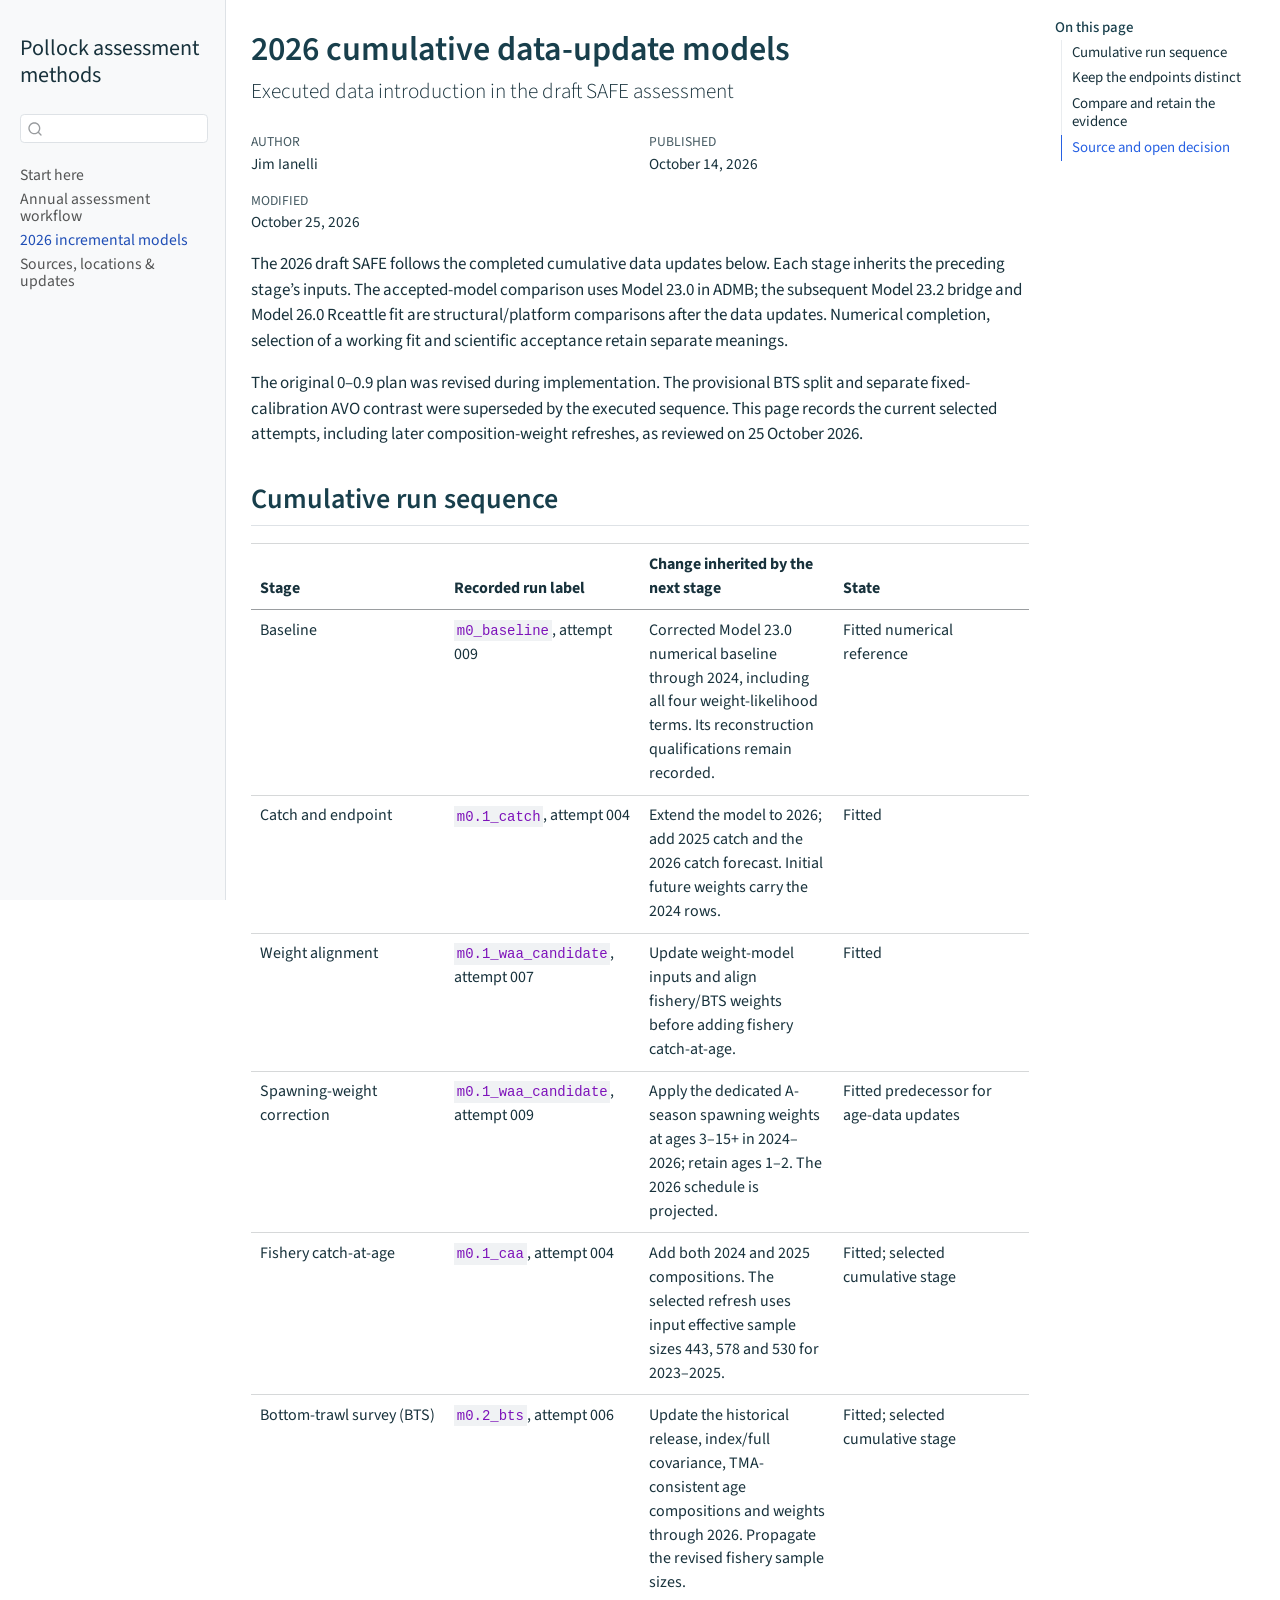
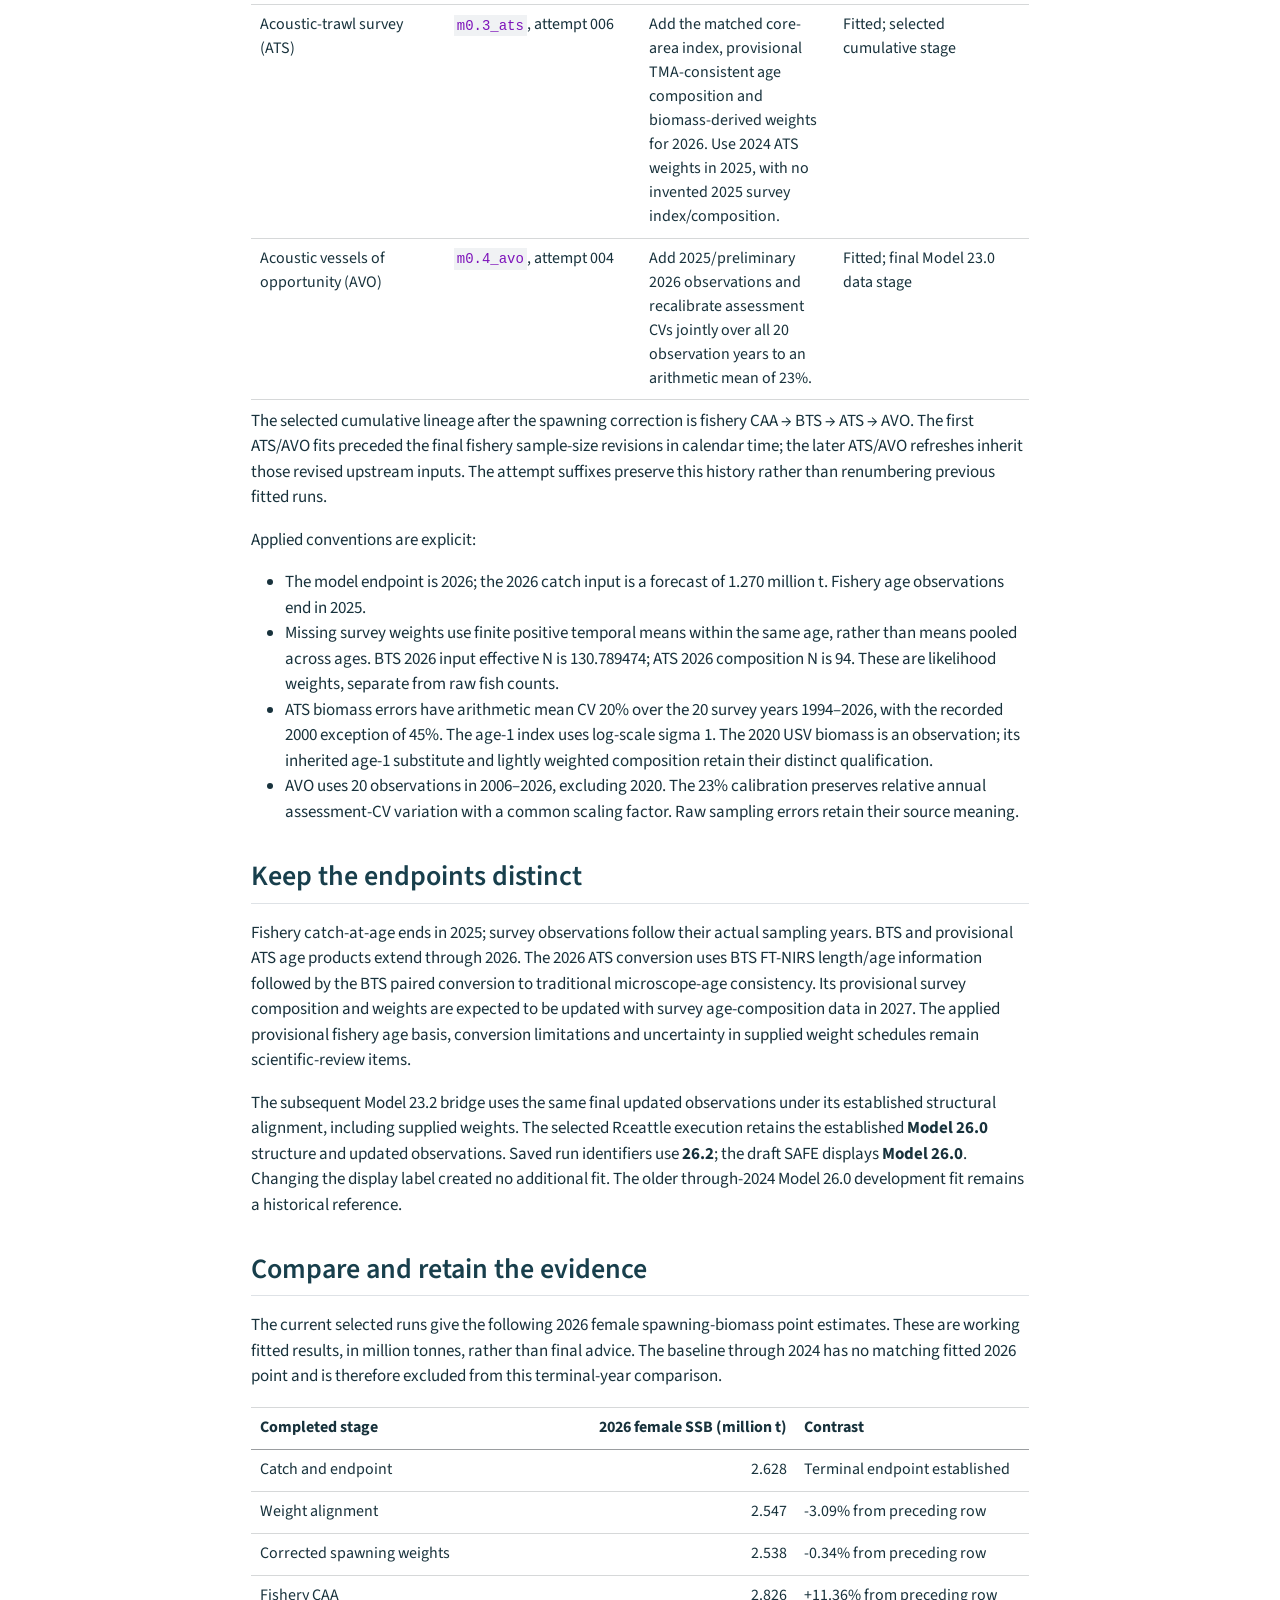
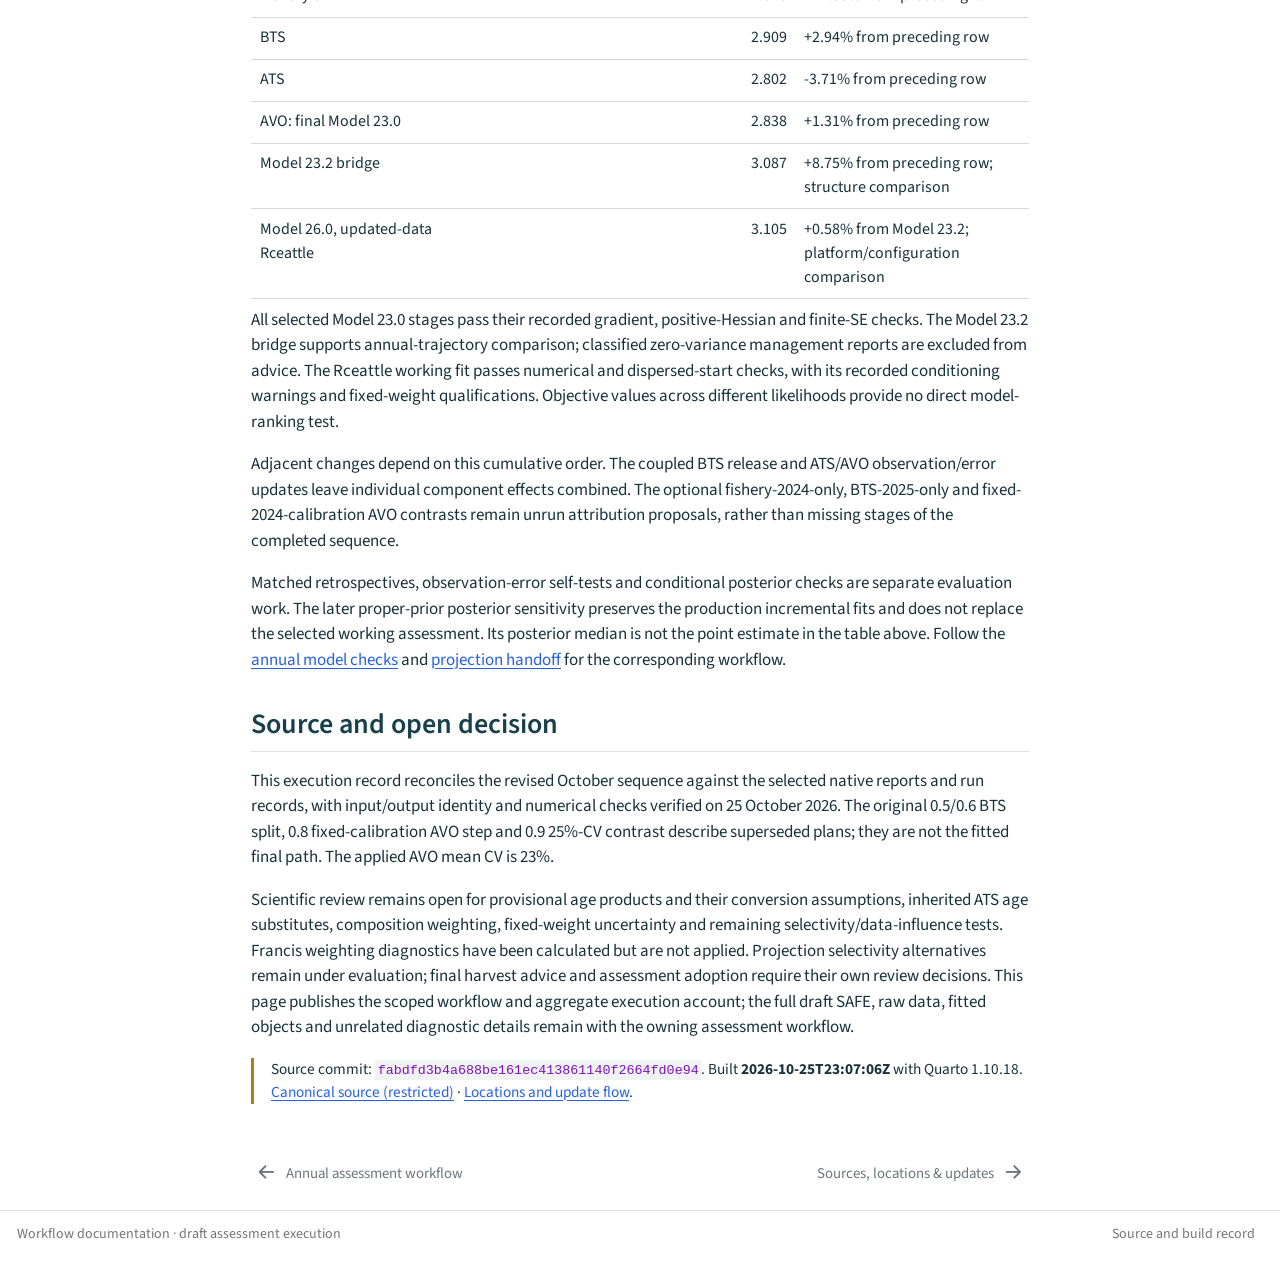
<file: docs/incremental-models-2026.html>
<!DOCTYPE html>
<html xmlns="http://www.w3.org/1999/xhtml" lang="en-US" xml:lang="en-US"><head>

<meta charset="utf-8">
<meta name="generator" content="quarto-1.10.18">

<meta name="viewport" content="width=device-width, initial-scale=1.0, user-scalable=yes">

<meta name="author" content="Jim Ianelli">
<meta name="dcterms.date" content="2026-10-14">

<title>2026 cumulative data-update models – Pollock assessment methods</title>
<style>
/* Default styles provided by pandoc.
** See https://pandoc.org/MANUAL.html#variables-for-html for config info.
*/
span.smallcaps{font-variant: small-caps;}
div.columns{display: flex; gap: 1.5em;}
div.column{flex: auto;}
@media screen {
div.columns{gap: min(4vw, 1.5em);}
div.column{overflow-x: auto;}
}
div.hanging-indent{margin-left: 1.5em; text-indent: -1.5em;}
ul.task-list{list-style: none;}
ul.task-list li input[type="checkbox"] {
  width: 0.8em;
  margin: 0 0.8em 0.2em -1em; /* quarto-specific, see https://github.com/quarto-dev/quarto-cli/issues/4556 */ 
  vertical-align: middle;
}
</style>


<script src="site_libs/quarto-nav/quarto-nav.js"></script>
<script src="site_libs/quarto-nav/headroom.min.js"></script>
<script src="site_libs/clipboard/clipboard.min.js"></script>
<script src="site_libs/quarto-search/autocomplete.umd.js"></script>
<script src="site_libs/quarto-search/fuse.min.js"></script>
<script src="site_libs/quarto-search/quarto-search.js"></script>
<meta name="quarto:offset" content="./">
<link href="./where-things-live.html" rel="next">
<link href="./ebs-assessment-workflow.html" rel="prev">
<script src="site_libs/quarto-html/quarto.js" type="module"></script>
<script src="site_libs/quarto-html/tabsets/tabsets.js" type="module"></script>
<script src="site_libs/quarto-html/popper.min.js"></script>
<script src="site_libs/quarto-html/tippy.umd.min.js"></script>
<script src="site_libs/quarto-html/anchor.min.js"></script>
<link href="site_libs/quarto-html/tippy.css" rel="stylesheet">
<link href="site_libs/quarto-html/quarto-syntax-highlighting-64a204ab8560d761af7679ceaba22944.css" rel="stylesheet" id="quarto-text-highlighting-styles">
<script src="site_libs/bootstrap/bootstrap.min.js"></script>
<link href="site_libs/bootstrap/bootstrap-icons.css" rel="stylesheet">
<link href="site_libs/bootstrap/bootstrap-2c353fb1ee9795f3e46801e7bd733d82.min.css" rel="stylesheet" append-hash="true" id="quarto-bootstrap" data-mode="light">
<script id="quarto-search-options" type="application/json">{
  "location": "sidebar",
  "copy-button": false,
  "collapse-after": 3,
  "panel-placement": "start",
  "type": "textbox",
  "limit": 50,
  "keyboard-shortcut": [
    "f",
    "/",
    "s"
  ],
  "language": {
    "search-no-results-text": "No results",
    "search-matching-documents-text": "matching documents",
    "search-copy-link-title": "Copy link to search",
    "search-hide-matches-text": "Hide additional matches",
    "search-more-match-text": "more match in this document",
    "search-more-matches-text": "more matches in this document",
    "search-clear-button-title": "Clear",
    "search-text-placeholder": "",
    "search-detached-cancel-button-title": "Cancel",
    "search-submit-button-title": "Submit",
    "search-label": "Search"
  }
}</script>


<link rel="stylesheet" href="styles.css">
</head>

<body class="nav-sidebar docked quarto-light">

<div id="quarto-search-results"></div>
  <header id="quarto-header" class="headroom fixed-top">
  <nav class="quarto-secondary-nav">
    <div class="container-fluid d-flex">
      <button type="button" class="quarto-btn-toggle btn" data-bs-toggle="collapse" role="button" data-bs-target=".quarto-sidebar-collapse-item" aria-controls="quarto-sidebar" aria-expanded="false" aria-label="Toggle sidebar navigation" onclick="if (window.quartoToggleHeadroom) { window.quartoToggleHeadroom(); }">
        <i class="bi bi-layout-text-sidebar-reverse"></i>
      </button>
        <nav class="quarto-page-breadcrumbs" aria-label="breadcrumb"><ol class="breadcrumb"><li class="breadcrumb-item"><a href="./incremental-models-2026.html">2026 incremental models</a></li></ol></nav>
        <a class="flex-grow-1" role="navigation" data-bs-toggle="collapse" data-bs-target=".quarto-sidebar-collapse-item" aria-controls="quarto-sidebar" aria-expanded="false" aria-label="Toggle sidebar navigation" onclick="if (window.quartoToggleHeadroom) { window.quartoToggleHeadroom(); }">      
        </a>
      <button type="button" class="btn quarto-search-button" aria-label="Search" onclick="window.quartoOpenSearch();">
        <i class="bi bi-search"></i>
      </button>
    </div>
  </nav>
</header>
<!-- content -->
<div id="quarto-content" class="quarto-container page-columns page-rows-contents page-layout-article">
<!-- sidebar -->
  <nav id="quarto-sidebar" class="sidebar collapse collapse-horizontal quarto-sidebar-collapse-item sidebar-navigation docked overflow-auto">
    <div class="pt-lg-2 mt-2 text-left sidebar-header">
    <div class="sidebar-title mb-0 py-0">
      <a href="./">Pollock assessment methods</a> 
    </div>
      </div>
        <div class="mt-2 flex-shrink-0 align-items-center">
        <div class="sidebar-search">
        <div id="quarto-search" class="" title="Search"></div>
        </div>
        </div>
    <div class="sidebar-menu-container"> 
    <ul class="list-unstyled mt-1">
        <li class="sidebar-item">
  <div class="sidebar-item-container"> 
  <a href="./index.html" class="sidebar-item-text sidebar-link">
 <span class="menu-text">Start here</span></a>
  </div>
</li>
        <li class="sidebar-item">
  <div class="sidebar-item-container"> 
  <a href="./ebs-assessment-workflow.html" class="sidebar-item-text sidebar-link">
 <span class="menu-text">Annual assessment workflow</span></a>
  </div>
</li>
        <li class="sidebar-item">
  <div class="sidebar-item-container"> 
  <a href="./incremental-models-2026.html" class="sidebar-item-text sidebar-link active">
 <span class="menu-text">2026 incremental models</span></a>
  </div>
</li>
        <li class="sidebar-item">
  <div class="sidebar-item-container"> 
  <a href="./where-things-live.html" class="sidebar-item-text sidebar-link">
 <span class="menu-text">Sources, locations &amp; updates</span></a>
  </div>
</li>
    </ul>
    </div>
</nav>
<div id="quarto-sidebar-glass" class="quarto-sidebar-collapse-item" data-bs-toggle="collapse" data-bs-target=".quarto-sidebar-collapse-item"></div>
<!-- margin-sidebar -->
    <div id="quarto-margin-sidebar" class="sidebar margin-sidebar">
        <nav id="TOC" role="doc-toc" class="toc-active">
    <h2 id="toc-title">On this page</h2>
   
  <ul class="collapse">
  <li><a href="#cumulative-run-sequence" id="toc-cumulative-run-sequence" class="nav-link active" data-scroll-target="#cumulative-run-sequence">Cumulative run sequence</a></li>
  <li><a href="#keep-the-endpoints-distinct" id="toc-keep-the-endpoints-distinct" class="nav-link" data-scroll-target="#keep-the-endpoints-distinct">Keep the endpoints distinct</a></li>
  <li><a href="#compare-and-retain-the-evidence" id="toc-compare-and-retain-the-evidence" class="nav-link" data-scroll-target="#compare-and-retain-the-evidence">Compare and retain the evidence</a></li>
  <li><a href="#source-and-open-decision" id="toc-source-and-open-decision" class="nav-link" data-scroll-target="#source-and-open-decision">Source and open decision</a></li>
  </ul>
</nav>
    </div>
<!-- main -->
<main class="content" id="quarto-document-content">

<header id="title-block-header" class="quarto-title-block default">
<div class="quarto-title">
<h1 class="title">2026 cumulative data-update models</h1>
<p class="subtitle lead">Executed data introduction in the draft SAFE assessment</p>
</div>



<div class="quarto-title-meta">

    <div>
    <div class="quarto-title-meta-heading">Author</div>
    <div class="quarto-title-meta-contents">
             <p>Jim Ianelli </p>
          </div>
  </div>
    
    <div>
    <div class="quarto-title-meta-heading">Published</div>
    <div class="quarto-title-meta-contents">
      <p class="date">October 14, 2026</p>
    </div>
  </div>
  
    <div>
    <div class="quarto-title-meta-heading">Modified</div>
    <div class="quarto-title-meta-contents">
      <p class="date-modified">October 25, 2026</p>
    </div>
  </div>
    
  </div>
  


</header>


<p>The 2026 draft SAFE follows the completed cumulative data updates below. Each stage inherits the preceding stage’s inputs. The accepted-model comparison uses Model 23.0 in ADMB; the subsequent Model 23.2 bridge and Model 26.0 Rceattle fit are structural/platform comparisons after the data updates. Numerical completion, selection of a working fit and scientific acceptance retain separate meanings.</p>
<p>The original 0–0.9 plan was revised during implementation. The provisional BTS split and separate fixed-calibration AVO contrast were superseded by the executed sequence. This page records the current selected attempts, including later composition-weight refreshes, as reviewed on 25 October 2026.</p>
<section id="cumulative-run-sequence" class="level2">
<h2 class="anchored" data-anchor-id="cumulative-run-sequence">Cumulative run sequence</h2>
<table class="caption-top table">
<colgroup>
<col style="width: 25%">
<col style="width: 25%">
<col style="width: 25%">
<col style="width: 25%">
</colgroup>
<thead>
<tr class="header">
<th>Stage</th>
<th>Recorded run label</th>
<th>Change inherited by the next stage</th>
<th>State</th>
</tr>
</thead>
<tbody>
<tr class="odd">
<td>Baseline</td>
<td><code>m0_baseline</code>, attempt 009</td>
<td>Corrected Model 23.0 numerical baseline through 2024, including all four weight-likelihood terms. Its reconstruction qualifications remain recorded.</td>
<td>Fitted numerical reference</td>
</tr>
<tr class="even">
<td>Catch and endpoint</td>
<td><code>m0.1_catch</code>, attempt 004</td>
<td>Extend the model to 2026; add 2025 catch and the 2026 catch forecast. Initial future weights carry the 2024 rows.</td>
<td>Fitted</td>
</tr>
<tr class="odd">
<td>Weight alignment</td>
<td><code>m0.1_waa_candidate</code>, attempt 007</td>
<td>Update weight-model inputs and align fishery/BTS weights before adding fishery catch-at-age.</td>
<td>Fitted</td>
</tr>
<tr class="even">
<td>Spawning-weight correction</td>
<td><code>m0.1_waa_candidate</code>, attempt 009</td>
<td>Apply the dedicated A-season spawning weights at ages 3–15+ in 2024–2026; retain ages 1–2. The 2026 schedule is projected.</td>
<td>Fitted predecessor for age-data updates</td>
</tr>
<tr class="odd">
<td>Fishery catch-at-age</td>
<td><code>m0.1_caa</code>, attempt 004</td>
<td>Add both 2024 and 2025 compositions. The selected refresh uses input effective sample sizes 443, 578 and 530 for 2023–2025.</td>
<td>Fitted; selected cumulative stage</td>
</tr>
<tr class="even">
<td>Bottom-trawl survey (BTS)</td>
<td><code>m0.2_bts</code>, attempt 006</td>
<td>Update the historical release, index/full covariance, TMA-consistent age compositions and weights through 2026. Propagate the revised fishery sample sizes.</td>
<td>Fitted; selected cumulative stage</td>
</tr>
<tr class="odd">
<td>Acoustic-trawl survey (ATS)</td>
<td><code>m0.3_ats</code>, attempt 006</td>
<td>Add the matched core-area index, provisional TMA-consistent age composition and biomass-derived weights for 2026. Use 2024 ATS weights in 2025, with no invented 2025 survey index/composition.</td>
<td>Fitted; selected cumulative stage</td>
</tr>
<tr class="even">
<td>Acoustic vessels of opportunity (AVO)</td>
<td><code>m0.4_avo</code>, attempt 004</td>
<td>Add 2025/preliminary 2026 observations and recalibrate assessment CVs jointly over all 20 observation years to an arithmetic mean of 23%.</td>
<td>Fitted; final Model 23.0 data stage</td>
</tr>
</tbody>
</table>
<p>The selected cumulative lineage after the spawning correction is fishery CAA → BTS → ATS → AVO. The first ATS/AVO fits preceded the final fishery sample-size revisions in calendar time; the later ATS/AVO refreshes inherit those revised upstream inputs. The attempt suffixes preserve this history rather than renumbering previous fitted runs.</p>
<p>Applied conventions are explicit:</p>
<ul>
<li>The model endpoint is 2026; the 2026 catch input is a forecast of 1.270 million t. Fishery age observations end in 2025.</li>
<li>Missing survey weights use finite positive temporal means within the same age, rather than means pooled across ages. BTS 2026 input effective N is 130.789474; ATS 2026 composition N is 94. These are likelihood weights, separate from raw fish counts.</li>
<li>ATS biomass errors have arithmetic mean CV 20% over the 20 survey years 1994–2026, with the recorded 2000 exception of 45%. The age-1 index uses log-scale sigma 1. The 2020 USV biomass is an observation; its inherited age-1 substitute and lightly weighted composition retain their distinct qualification.</li>
<li>AVO uses 20 observations in 2006–2026, excluding 2020. The 23% calibration preserves relative annual assessment-CV variation with a common scaling factor. Raw sampling errors retain their source meaning.</li>
</ul>
</section>
<section id="keep-the-endpoints-distinct" class="level2">
<h2 class="anchored" data-anchor-id="keep-the-endpoints-distinct">Keep the endpoints distinct</h2>
<p>Fishery catch-at-age ends in 2025; survey observations follow their actual sampling years. BTS and provisional ATS age products extend through 2026. The 2026 ATS conversion uses BTS FT-NIRS length/age information followed by the BTS paired conversion to traditional microscope-age consistency. Its provisional survey composition and weights are expected to be updated with survey age-composition data in 2027. The applied provisional fishery age basis, conversion limitations and uncertainty in supplied weight schedules remain scientific-review items.</p>
<p>The subsequent Model 23.2 bridge uses the same final updated observations under its established structural alignment, including supplied weights. The selected Rceattle execution retains the established <strong>Model 26.0</strong> structure and updated observations. Saved run identifiers use <strong>26.2</strong>; the draft SAFE displays <strong>Model 26.0</strong>. Changing the display label created no additional fit. The older through-2024 Model 26.0 development fit remains a historical reference.</p>
</section>
<section id="compare-and-retain-the-evidence" class="level2">
<h2 class="anchored" data-anchor-id="compare-and-retain-the-evidence">Compare and retain the evidence</h2>
<p>The current selected runs give the following 2026 female spawning-biomass point estimates. These are working fitted results, in million tonnes, rather than final advice. The baseline through 2024 has no matching fitted 2026 point and is therefore excluded from this terminal-year comparison.</p>
<table class="caption-top table">
<colgroup>
<col style="width: 30%">
<col style="width: 40%">
<col style="width: 30%">
</colgroup>
<thead>
<tr class="header">
<th>Completed stage</th>
<th style="text-align: right;">2026 female SSB (million t)</th>
<th>Contrast</th>
</tr>
</thead>
<tbody>
<tr class="odd">
<td>Catch and endpoint</td>
<td style="text-align: right;">2.628</td>
<td>Terminal endpoint established</td>
</tr>
<tr class="even">
<td>Weight alignment</td>
<td style="text-align: right;">2.547</td>
<td>-3.09% from preceding row</td>
</tr>
<tr class="odd">
<td>Corrected spawning weights</td>
<td style="text-align: right;">2.538</td>
<td>-0.34% from preceding row</td>
</tr>
<tr class="even">
<td>Fishery CAA</td>
<td style="text-align: right;">2.826</td>
<td>+11.36% from preceding row</td>
</tr>
<tr class="odd">
<td>BTS</td>
<td style="text-align: right;">2.909</td>
<td>+2.94% from preceding row</td>
</tr>
<tr class="even">
<td>ATS</td>
<td style="text-align: right;">2.802</td>
<td>-3.71% from preceding row</td>
</tr>
<tr class="odd">
<td>AVO: final Model 23.0</td>
<td style="text-align: right;">2.838</td>
<td>+1.31% from preceding row</td>
</tr>
<tr class="even">
<td>Model 23.2 bridge</td>
<td style="text-align: right;">3.087</td>
<td>+8.75% from preceding row; structure comparison</td>
</tr>
<tr class="odd">
<td>Model 26.0, updated-data Rceattle</td>
<td style="text-align: right;">3.105</td>
<td>+0.58% from Model 23.2; platform/configuration comparison</td>
</tr>
</tbody>
</table>
<p>All selected Model 23.0 stages pass their recorded gradient, positive-Hessian and finite-SE checks. The Model 23.2 bridge supports annual-trajectory comparison; classified zero-variance management reports are excluded from advice. The Rceattle working fit passes numerical and dispersed-start checks, with its recorded conditioning warnings and fixed-weight qualifications. Objective values across different likelihoods provide no direct model-ranking test.</p>
<p>Adjacent changes depend on this cumulative order. The coupled BTS release and ATS/AVO observation/error updates leave individual component effects combined. The optional fishery-2024-only, BTS-2025-only and fixed-2024-calibration AVO contrasts remain unrun attribution proposals, rather than missing stages of the completed sequence.</p>
<p>Matched retrospectives, observation-error self-tests and conditional posterior checks are separate evaluation work. The later proper-prior posterior sensitivity preserves the production incremental fits and does not replace the selected working assessment. Its posterior median is not the point estimate in the table above. Follow the <a href="./ebs-assessment-workflow.html#building-and-checking-the-assessment-model">annual model checks</a> and <a href="./ebs-assessment-workflow.html#reference-points-and-harvest-projections">projection handoff</a> for the corresponding workflow.</p>
</section>
<section id="source-and-open-decision" class="level2">
<h2 class="anchored" data-anchor-id="source-and-open-decision">Source and open decision</h2>
<p>This execution record reconciles the revised October sequence against the selected native reports and run records, with input/output identity and numerical checks verified on 25 October 2026. The original 0.5/0.6 BTS split, 0.8 fixed-calibration AVO step and 0.9 25%-CV contrast describe superseded plans; they are not the fitted final path. The applied AVO mean CV is 23%.</p>
<p>Scientific review remains open for provisional age products and their conversion assumptions, inherited ATS age substitutes, composition weighting, fixed-weight uncertainty and remaining selectivity/data-influence tests. Francis weighting diagnostics have been calculated but are not applied. Projection selectivity alternatives remain under evaluation; final harvest advice and assessment adoption require their own review decisions. This page publishes the scoped workflow and aggregate execution account; the full draft SAFE, raw data, fitted objects and unrelated diagnostic details remain with the owning assessment workflow.</p>
<div class="release-record">
<p>Source commit: <code>fabdfd3b4a688be161ec413861140f2664fd0e94</code>. Built <strong>2026-10-25T23:07:06Z</strong> with Quarto 1.10.18. <a href="https://github.com/noaa-afsc/pollock_prep/tree/fabdfd3b4a688be161ec413861140f2664fd0e94">Canonical source (restricted)</a> · <a href="./where-things-live.html">Locations and update flow</a>.</p>
</div>


</section>

</main> <!-- /main -->
<script id="quarto-html-after-body" type="application/javascript">
  window.document.addEventListener("DOMContentLoaded", function (event) {
    const icon = "";
    const anchorJS = new window.AnchorJS();
    anchorJS.options = {
      placement: 'right',
      icon: icon
    };
    anchorJS.add('.anchored');
    const isCodeAnnotation = (el) => {
      for (const clz of el.classList) {
        if (clz.startsWith('code-annotation-')) {                     
          return true;
        }
      }
      return false;
    }
    const onCopySuccess = function(e) {
      // button target
      const button = e.trigger;
      // don't keep focus
      button.blur();
      // flash "checked"
      button.classList.add('code-copy-button-checked');
      var currentTitle = button.getAttribute("title");
      button.setAttribute("title", "Copied!");
      let tooltip;
      if (window.bootstrap) {
        button.setAttribute("data-bs-toggle", "tooltip");
        button.setAttribute("data-bs-placement", "left");
        button.setAttribute("data-bs-title", "Copied!");
        tooltip = new bootstrap.Tooltip(button, 
          { trigger: "manual", 
            customClass: "code-copy-button-tooltip",
            offset: [0, -8]});
        tooltip.show();    
      }
      setTimeout(function() {
        if (tooltip) {
          tooltip.hide();
          button.removeAttribute("data-bs-title");
          button.removeAttribute("data-bs-toggle");
          button.removeAttribute("data-bs-placement");
        }
        button.setAttribute("title", currentTitle);
        button.classList.remove('code-copy-button-checked');
      }, 1000);
      // clear code selection
      e.clearSelection();
    }
    const getTextToCopy = function(trigger) {
      const outerScaffold = trigger.parentElement.cloneNode(true);
      const codeEl = outerScaffold.querySelector('code');
      for (const childEl of codeEl.children) {
        if (isCodeAnnotation(childEl)) {
          childEl.remove();
        }
      }
      return codeEl.innerText;
    }
    const clipboard = new window.ClipboardJS('.code-copy-button:not([data-in-quarto-modal])', {
      text: getTextToCopy
    });
    clipboard.on('success', onCopySuccess);
    if (window.document.getElementById('quarto-embedded-source-code-modal')) {
      const clipboardModal = new window.ClipboardJS('.code-copy-button[data-in-quarto-modal]', {
        text: getTextToCopy,
        container: window.document.getElementById('quarto-embedded-source-code-modal')
      });
      clipboardModal.on('success', onCopySuccess);
    }
      var localhostRegex = new RegExp(/^(?:http|https):\/\/localhost\:?[0-9]*\//);
      var mailtoRegex = new RegExp(/^mailto:/);
        var filterRegex = new RegExp("https:\/\/afsc-assessments\.github\.io\/pollock_prep_site\/");
      var isInternal = (href) => {
          return filterRegex.test(href) || localhostRegex.test(href) || mailtoRegex.test(href);
      }
      // Inspect non-navigation links and adorn them if external
     var links = window.document.querySelectorAll('a[href]:not(.nav-link):not(.navbar-brand):not(.toc-action):not(.sidebar-link):not(.sidebar-item-toggle):not(.pagination-link):not(.no-external):not([aria-hidden]):not(.dropdown-item):not(.quarto-navigation-tool):not(.about-link)');
      for (var i=0; i<links.length; i++) {
        const link = links[i];
        if (!isInternal(link.href)) {
          // undo the damage that might have been done by quarto-nav.js in the case of
          // links that we want to consider external
          if (link.dataset.originalHref !== undefined) {
            link.href = link.dataset.originalHref;
          }
            // target, if specified
            link.setAttribute("target", "_blank");
            if (link.getAttribute("rel") === null) {
              link.setAttribute("rel", "noopener");
            }
        }
      }
    function tippyHover(el, contentFn, onTriggerFn, onUntriggerFn) {
      const config = {
        allowHTML: true,
        maxWidth: 500,
        delay: 100,
        arrow: false,
        appendTo: function(el) {
            return el.parentElement;
        },
        interactive: true,
        interactiveBorder: 10,
        theme: 'quarto',
        placement: 'bottom-start',
      };
      if (contentFn) {
        config.content = contentFn;
      }
      if (onTriggerFn) {
        config.onTrigger = onTriggerFn;
      }
      if (onUntriggerFn) {
        config.onUntrigger = onUntriggerFn;
      }
      window.tippy(el, config); 
    }
    const noterefs = window.document.querySelectorAll('a[role="doc-noteref"]');
    for (var i=0; i<noterefs.length; i++) {
      const ref = noterefs[i];
      tippyHover(ref, function() {
        // use id or data attribute instead here
        let href = ref.getAttribute('data-footnote-href') || ref.getAttribute('href');
        try { href = new URL(href).hash; } catch {}
        const id = href.replace(/^#\/?/, "");
        const note = window.document.getElementById(id);
        if (note) {
          return note.innerHTML;
        } else {
          return "";
        }
      });
    }
    const xrefs = window.document.querySelectorAll('a.quarto-xref');
    const processXRef = (id, note) => {
      // Strip column container classes
      const stripColumnClz = (el) => {
        el.classList.remove("page-full", "page-columns");
        if (el.children) {
          for (const child of el.children) {
            stripColumnClz(child);
          }
        }
      }
      stripColumnClz(note)
      if (id === null || id.startsWith('sec-')) {
        // Special case sections, only their first couple elements
        const container = document.createElement("div");
        if (note.children && note.children.length > 2) {
          container.appendChild(note.children[0].cloneNode(true));
          for (let i = 1; i < note.children.length; i++) {
            const child = note.children[i];
            if (child.tagName === "P" && child.innerText === "") {
              continue;
            } else {
              container.appendChild(child.cloneNode(true));
              break;
            }
          }
          if (window.Quarto?.typesetMath) {
            window.Quarto.typesetMath(container);
          }
          return container.innerHTML
        } else {
          if (window.Quarto?.typesetMath) {
            window.Quarto.typesetMath(note);
          }
          return note.innerHTML;
        }
      } else {
        // Remove any anchor links if they are present
        const anchorLink = note.querySelector('a.anchorjs-link');
        if (anchorLink) {
          anchorLink.remove();
        }
        if (window.Quarto?.typesetMath) {
          window.Quarto.typesetMath(note);
        }
        if (note.classList.contains("callout")) {
          return note.outerHTML;
        } else {
          return note.innerHTML;
        }
      }
    }
    for (var i=0; i<xrefs.length; i++) {
      const xref = xrefs[i];
      tippyHover(xref, undefined, function(instance) {
        instance.disable();
        let url = xref.getAttribute('href');
        let hash = undefined; 
        if (url.startsWith('#')) {
          hash = url;
        } else {
          try { hash = new URL(url).hash; } catch {}
        }
        if (hash) {
          const id = hash.replace(/^#\/?/, "");
          const note = window.document.getElementById(id);
          if (note !== null) {
            try {
              const html = processXRef(id, note.cloneNode(true));
              instance.setContent(html);
            } finally {
              instance.enable();
              instance.show();
            }
          } else {
            // See if we can fetch this
            fetch(url.split('#')[0])
            .then(res => res.text())
            .then(html => {
              const parser = new DOMParser();
              const htmlDoc = parser.parseFromString(html, "text/html");
              const note = htmlDoc.getElementById(id);
              if (note !== null) {
                const html = processXRef(id, note);
                instance.setContent(html);
              } 
            }).finally(() => {
              instance.enable();
              instance.show();
            });
          }
        } else {
          // See if we can fetch a full url (with no hash to target)
          // This is a special case and we should probably do some content thinning / targeting
          fetch(url)
          .then(res => res.text())
          .then(html => {
            const parser = new DOMParser();
            const htmlDoc = parser.parseFromString(html, "text/html");
            const note = htmlDoc.querySelector('main.content');
            if (note !== null) {
              // This should only happen for chapter cross references
              // (since there is no id in the URL)
              // remove the first header
              if (note.children.length > 0 && note.children[0].tagName === "HEADER") {
                note.children[0].remove();
              }
              const html = processXRef(null, note);
              instance.setContent(html);
            } 
          }).finally(() => {
            instance.enable();
            instance.show();
          });
        }
      }, function(instance) {
      });
    }
        let selectedAnnoteEl;
        const selectorForAnnotation = ( cell, annotation) => {
          let cellAttr = 'data-code-cell="' + cell + '"';
          let lineAttr = 'data-code-annotation="' +  annotation + '"';
          const selector = 'span[' + cellAttr + '][' + lineAttr + ']';
          return selector;
        }
        const selectCodeLines = (annoteEl) => {
          const doc = window.document;
          const targetCell = annoteEl.getAttribute("data-target-cell");
          const targetAnnotation = annoteEl.getAttribute("data-target-annotation");
          const annoteSpan = window.document.querySelector(selectorForAnnotation(targetCell, targetAnnotation));
          const lines = annoteSpan.getAttribute("data-code-lines").split(",");
          const lineIds = lines.map((line) => {
            return targetCell + "-" + line;
          })
          let top = null;
          let height = null;
          let parent = null;
          if (lineIds.length > 0) {
              //compute the position of the single el (top and bottom and make a div)
              const el = window.document.getElementById(lineIds[0]);
              top = el.offsetTop;
              height = el.offsetHeight;
              parent = el.parentElement.parentElement;
            if (lineIds.length > 1) {
              const lastEl = window.document.getElementById(lineIds[lineIds.length - 1]);
              const bottom = lastEl.offsetTop + lastEl.offsetHeight;
              height = bottom - top;
            }
            if (top !== null && height !== null && parent !== null) {
              // cook up a div (if necessary) and position it 
              let div = window.document.getElementById("code-annotation-line-highlight");
              if (div === null) {
                div = window.document.createElement("div");
                div.setAttribute("id", "code-annotation-line-highlight");
                div.style.position = 'absolute';
                parent.appendChild(div);
              }
              div.style.top = top - 2 + "px";
              div.style.height = height + 4 + "px";
              div.style.left = 0;
              let gutterDiv = window.document.getElementById("code-annotation-line-highlight-gutter");
              if (gutterDiv === null) {
                gutterDiv = window.document.createElement("div");
                gutterDiv.setAttribute("id", "code-annotation-line-highlight-gutter");
                gutterDiv.style.position = 'absolute';
                const codeCell = window.document.getElementById(targetCell);
                const gutter = codeCell.querySelector('.code-annotation-gutter');
                gutter.appendChild(gutterDiv);
              }
              gutterDiv.style.top = top - 2 + "px";
              gutterDiv.style.height = height + 4 + "px";
            }
            selectedAnnoteEl = annoteEl;
          }
        };
        const unselectCodeLines = () => {
          const elementsIds = ["code-annotation-line-highlight", "code-annotation-line-highlight-gutter"];
          elementsIds.forEach((elId) => {
            const div = window.document.getElementById(elId);
            if (div) {
              div.remove();
            }
          });
          selectedAnnoteEl = undefined;
        };
          // Handle positioning of the toggle
      window.addEventListener(
        "resize",
        throttle(() => {
          elRect = undefined;
          if (selectedAnnoteEl) {
            selectCodeLines(selectedAnnoteEl);
          }
        }, 10)
      );
      function throttle(fn, ms) {
      let throttle = false;
      let timer;
        return (...args) => {
          if(!throttle) { // first call gets through
              fn.apply(this, args);
              throttle = true;
          } else { // all the others get throttled
              if(timer) clearTimeout(timer); // cancel #2
              timer = setTimeout(() => {
                fn.apply(this, args);
                timer = throttle = false;
              }, ms);
          }
        };
      }
        // Attach click handler to the DT
        const annoteDls = window.document.querySelectorAll('dt[data-target-cell]');
        for (const annoteDlNode of annoteDls) {
          annoteDlNode.addEventListener('click', (event) => {
            const clickedEl = event.target;
            if (clickedEl !== selectedAnnoteEl) {
              unselectCodeLines();
              const activeEl = window.document.querySelector('dt[data-target-cell].code-annotation-active');
              if (activeEl) {
                activeEl.classList.remove('code-annotation-active');
              }
              selectCodeLines(clickedEl);
              clickedEl.classList.add('code-annotation-active');
            } else {
              // Unselect the line
              unselectCodeLines();
              clickedEl.classList.remove('code-annotation-active');
            }
          });
        }
    const findCites = (el) => {
      const parentEl = el.parentElement;
      if (parentEl) {
        const cites = parentEl.dataset.cites;
        if (cites) {
          return {
            el,
            cites: cites.split(' ')
          };
        } else {
          return findCites(el.parentElement)
        }
      } else {
        return undefined;
      }
    };
    var bibliorefs = window.document.querySelectorAll('a[role="doc-biblioref"]');
    for (var i=0; i<bibliorefs.length; i++) {
      const ref = bibliorefs[i];
      const citeInfo = findCites(ref);
      if (citeInfo) {
        tippyHover(citeInfo.el, function() {
          var popup = window.document.createElement('div');
          citeInfo.cites.forEach(function(cite) {
            var citeDiv = window.document.createElement('div');
            citeDiv.classList.add('hanging-indent');
            citeDiv.classList.add('csl-entry');
            var biblioDiv = window.document.getElementById('ref-' + cite);
            if (biblioDiv) {
              citeDiv.innerHTML = biblioDiv.innerHTML;
            }
            popup.appendChild(citeDiv);
          });
          return popup.innerHTML;
        });
      }
    }
  });
  </script>
<nav class="page-navigation">
  <div class="nav-page nav-page-previous">
      <a href="./ebs-assessment-workflow.html" class="pagination-link" aria-label="Annual assessment workflow">
        <i class="bi bi-arrow-left-short"></i> <span class="nav-page-text">Annual assessment workflow</span>
      </a>          
  </div>
  <div class="nav-page nav-page-next">
      <a href="./where-things-live.html" class="pagination-link" aria-label="Sources, locations &amp; updates">
        <span class="nav-page-text">Sources, locations &amp; updates</span> <i class="bi bi-arrow-right-short"></i>
      </a>
  </div>
</nav>
</div> <!-- /content -->
<footer class="footer">
  <div class="nav-footer">
    <div class="nav-footer-left">
<p>Workflow documentation · draft assessment execution</p>
</div>   
    <div class="nav-footer-center">
      &nbsp;
    </div>
    <div class="nav-footer-right">
      <ul class="footer-items list-unstyled">
    <li class="nav-item">
    <a class="nav-link active" href="./where-things-live.html" aria-current="page">
<p>Source and build record</p>
</a>
  </li>  
</ul>
    </div>
  </div>
</footer>




</body></html>
</file>
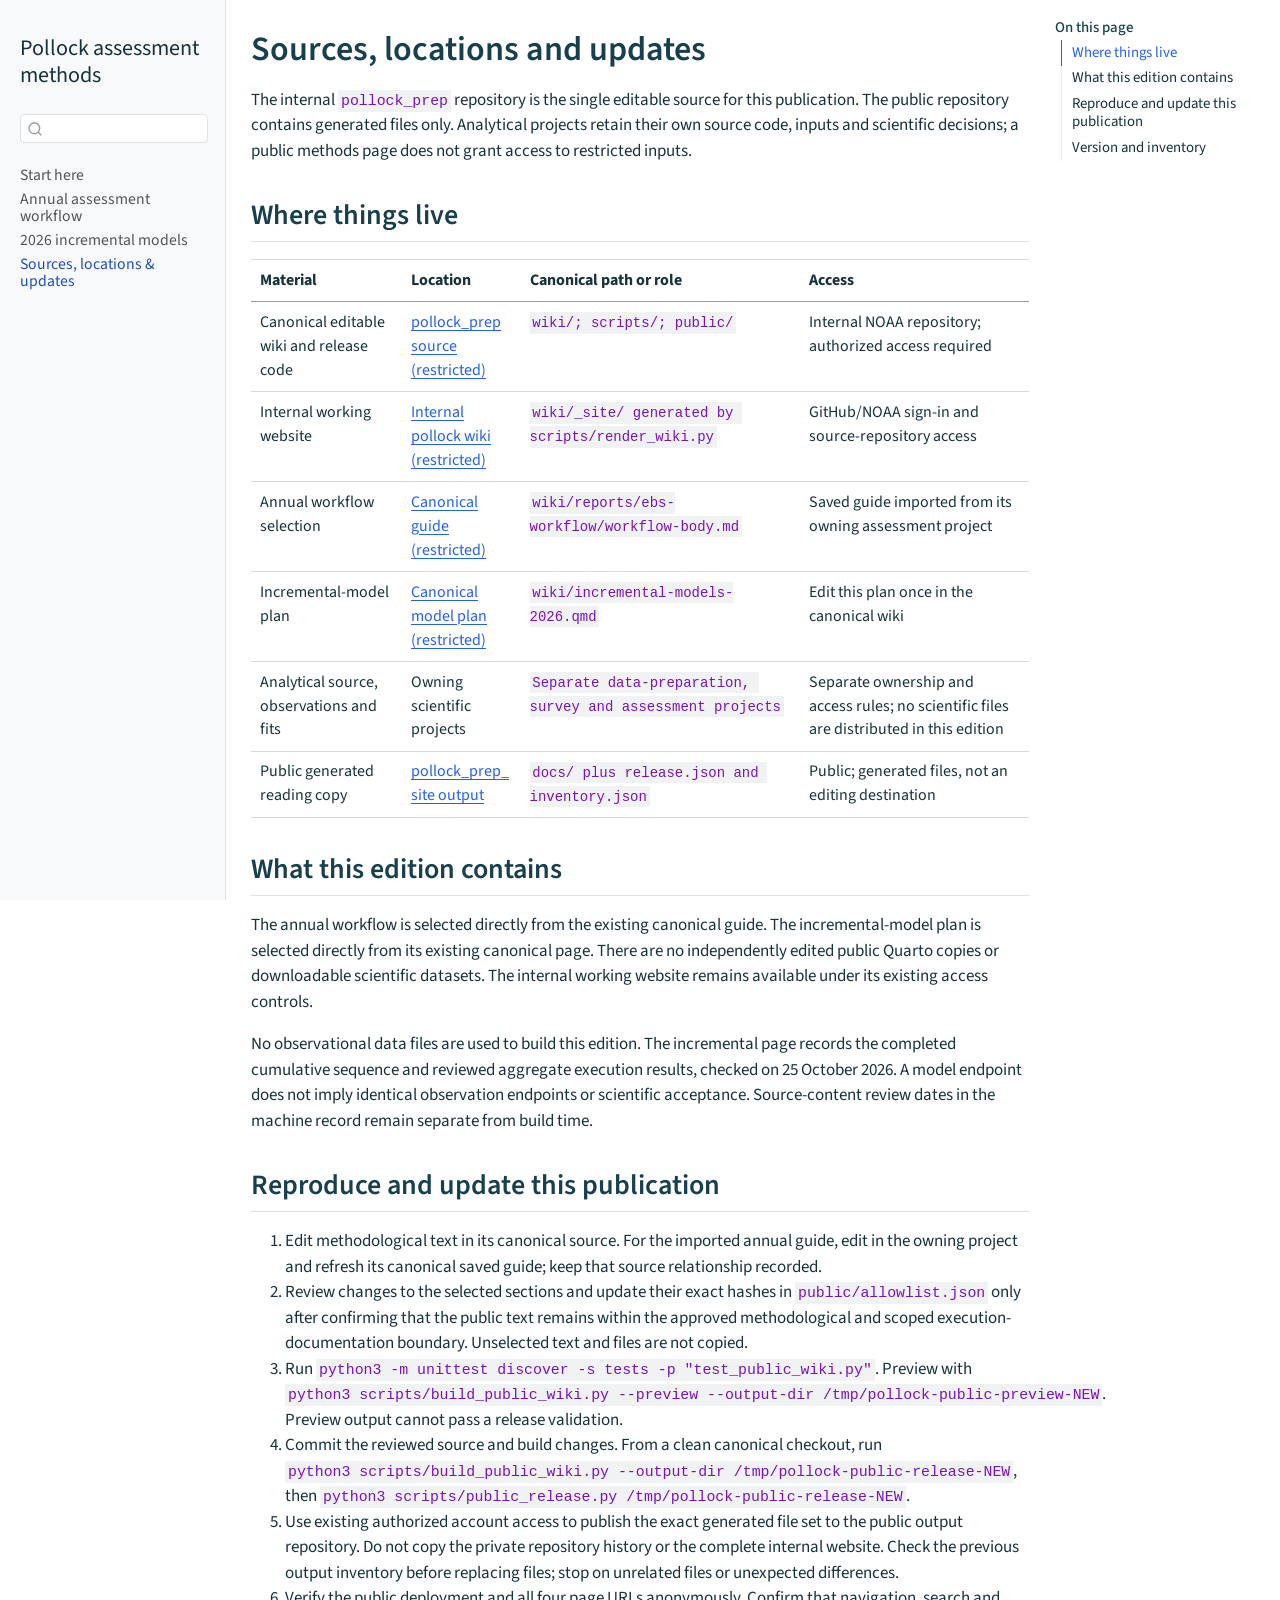
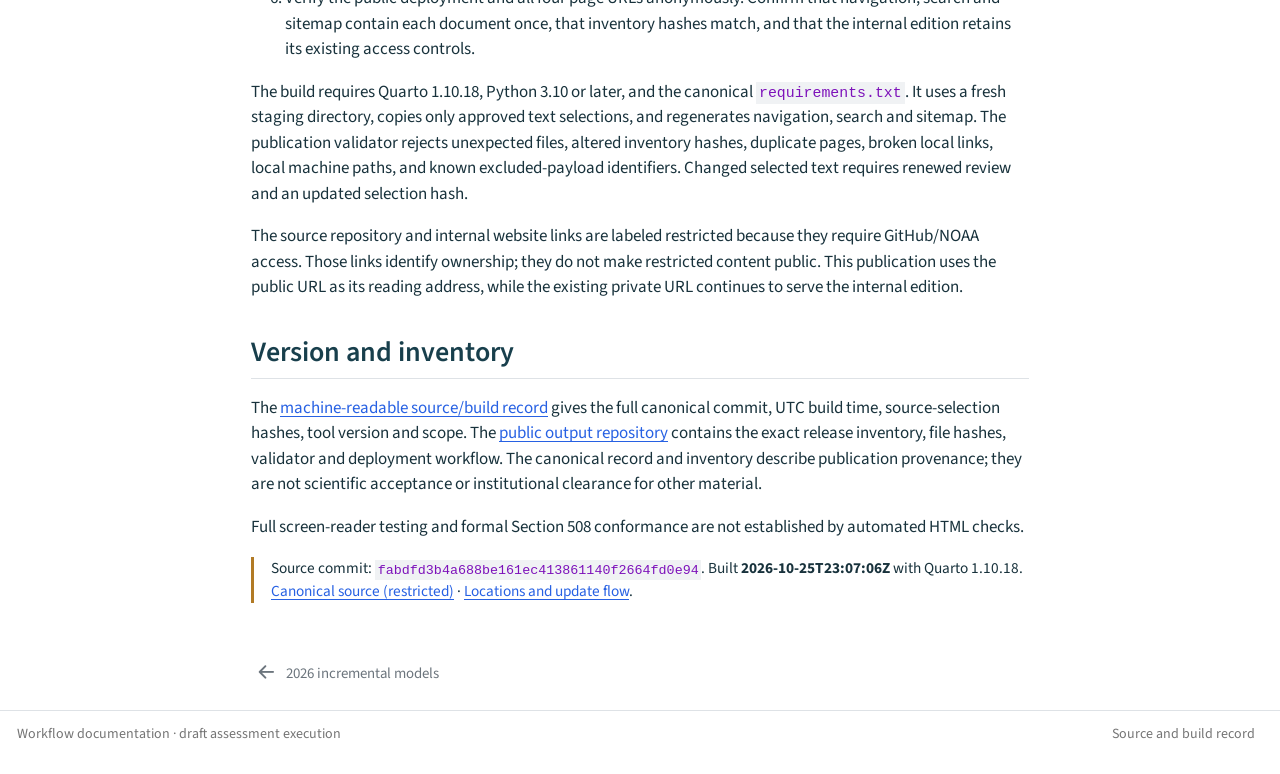
<file: docs/where-things-live.html>
<!DOCTYPE html>
<html xmlns="http://www.w3.org/1999/xhtml" lang="en-US" xml:lang="en-US"><head>

<meta charset="utf-8">
<meta name="generator" content="quarto-1.10.18">

<meta name="viewport" content="width=device-width, initial-scale=1.0, user-scalable=yes">


<title>Sources, locations and updates – Pollock assessment methods</title>
<style>
/* Default styles provided by pandoc.
** See https://pandoc.org/MANUAL.html#variables-for-html for config info.
*/
span.smallcaps{font-variant: small-caps;}
div.columns{display: flex; gap: 1.5em;}
div.column{flex: auto;}
@media screen {
div.columns{gap: min(4vw, 1.5em);}
div.column{overflow-x: auto;}
}
div.hanging-indent{margin-left: 1.5em; text-indent: -1.5em;}
ul.task-list{list-style: none;}
ul.task-list li input[type="checkbox"] {
  width: 0.8em;
  margin: 0 0.8em 0.2em -1em; /* quarto-specific, see https://github.com/quarto-dev/quarto-cli/issues/4556 */ 
  vertical-align: middle;
}
</style>


<script src="site_libs/quarto-nav/quarto-nav.js"></script>
<script src="site_libs/quarto-nav/headroom.min.js"></script>
<script src="site_libs/clipboard/clipboard.min.js"></script>
<script src="site_libs/quarto-search/autocomplete.umd.js"></script>
<script src="site_libs/quarto-search/fuse.min.js"></script>
<script src="site_libs/quarto-search/quarto-search.js"></script>
<meta name="quarto:offset" content="./">
<link href="./incremental-models-2026.html" rel="prev">
<script src="site_libs/quarto-html/quarto.js" type="module"></script>
<script src="site_libs/quarto-html/tabsets/tabsets.js" type="module"></script>
<script src="site_libs/quarto-html/popper.min.js"></script>
<script src="site_libs/quarto-html/tippy.umd.min.js"></script>
<script src="site_libs/quarto-html/anchor.min.js"></script>
<link href="site_libs/quarto-html/tippy.css" rel="stylesheet">
<link href="site_libs/quarto-html/quarto-syntax-highlighting-64a204ab8560d761af7679ceaba22944.css" rel="stylesheet" id="quarto-text-highlighting-styles">
<script src="site_libs/bootstrap/bootstrap.min.js"></script>
<link href="site_libs/bootstrap/bootstrap-icons.css" rel="stylesheet">
<link href="site_libs/bootstrap/bootstrap-2c353fb1ee9795f3e46801e7bd733d82.min.css" rel="stylesheet" append-hash="true" id="quarto-bootstrap" data-mode="light">
<script id="quarto-search-options" type="application/json">{
  "location": "sidebar",
  "copy-button": false,
  "collapse-after": 3,
  "panel-placement": "start",
  "type": "textbox",
  "limit": 50,
  "keyboard-shortcut": [
    "f",
    "/",
    "s"
  ],
  "language": {
    "search-no-results-text": "No results",
    "search-matching-documents-text": "matching documents",
    "search-copy-link-title": "Copy link to search",
    "search-hide-matches-text": "Hide additional matches",
    "search-more-match-text": "more match in this document",
    "search-more-matches-text": "more matches in this document",
    "search-clear-button-title": "Clear",
    "search-text-placeholder": "",
    "search-detached-cancel-button-title": "Cancel",
    "search-submit-button-title": "Submit",
    "search-label": "Search"
  }
}</script>


<link rel="stylesheet" href="styles.css">
</head>

<body class="nav-sidebar docked quarto-light">

<div id="quarto-search-results"></div>
  <header id="quarto-header" class="headroom fixed-top">
  <nav class="quarto-secondary-nav">
    <div class="container-fluid d-flex">
      <button type="button" class="quarto-btn-toggle btn" data-bs-toggle="collapse" role="button" data-bs-target=".quarto-sidebar-collapse-item" aria-controls="quarto-sidebar" aria-expanded="false" aria-label="Toggle sidebar navigation" onclick="if (window.quartoToggleHeadroom) { window.quartoToggleHeadroom(); }">
        <i class="bi bi-layout-text-sidebar-reverse"></i>
      </button>
        <nav class="quarto-page-breadcrumbs" aria-label="breadcrumb"><ol class="breadcrumb"><li class="breadcrumb-item"><a href="./where-things-live.html">Sources, locations &amp; updates</a></li></ol></nav>
        <a class="flex-grow-1" role="navigation" data-bs-toggle="collapse" data-bs-target=".quarto-sidebar-collapse-item" aria-controls="quarto-sidebar" aria-expanded="false" aria-label="Toggle sidebar navigation" onclick="if (window.quartoToggleHeadroom) { window.quartoToggleHeadroom(); }">      
        </a>
      <button type="button" class="btn quarto-search-button" aria-label="Search" onclick="window.quartoOpenSearch();">
        <i class="bi bi-search"></i>
      </button>
    </div>
  </nav>
</header>
<!-- content -->
<div id="quarto-content" class="quarto-container page-columns page-rows-contents page-layout-article">
<!-- sidebar -->
  <nav id="quarto-sidebar" class="sidebar collapse collapse-horizontal quarto-sidebar-collapse-item sidebar-navigation docked overflow-auto">
    <div class="pt-lg-2 mt-2 text-left sidebar-header">
    <div class="sidebar-title mb-0 py-0">
      <a href="./">Pollock assessment methods</a> 
    </div>
      </div>
        <div class="mt-2 flex-shrink-0 align-items-center">
        <div class="sidebar-search">
        <div id="quarto-search" class="" title="Search"></div>
        </div>
        </div>
    <div class="sidebar-menu-container"> 
    <ul class="list-unstyled mt-1">
        <li class="sidebar-item">
  <div class="sidebar-item-container"> 
  <a href="./index.html" class="sidebar-item-text sidebar-link">
 <span class="menu-text">Start here</span></a>
  </div>
</li>
        <li class="sidebar-item">
  <div class="sidebar-item-container"> 
  <a href="./ebs-assessment-workflow.html" class="sidebar-item-text sidebar-link">
 <span class="menu-text">Annual assessment workflow</span></a>
  </div>
</li>
        <li class="sidebar-item">
  <div class="sidebar-item-container"> 
  <a href="./incremental-models-2026.html" class="sidebar-item-text sidebar-link">
 <span class="menu-text">2026 incremental models</span></a>
  </div>
</li>
        <li class="sidebar-item">
  <div class="sidebar-item-container"> 
  <a href="./where-things-live.html" class="sidebar-item-text sidebar-link active">
 <span class="menu-text">Sources, locations &amp; updates</span></a>
  </div>
</li>
    </ul>
    </div>
</nav>
<div id="quarto-sidebar-glass" class="quarto-sidebar-collapse-item" data-bs-toggle="collapse" data-bs-target=".quarto-sidebar-collapse-item"></div>
<!-- margin-sidebar -->
    <div id="quarto-margin-sidebar" class="sidebar margin-sidebar">
        <nav id="TOC" role="doc-toc" class="toc-active">
    <h2 id="toc-title">On this page</h2>
   
  <ul class="collapse">
  <li><a href="#where-things-live" id="toc-where-things-live" class="nav-link active" data-scroll-target="#where-things-live">Where things live</a></li>
  <li><a href="#what-this-edition-contains" id="toc-what-this-edition-contains" class="nav-link" data-scroll-target="#what-this-edition-contains">What this edition contains</a></li>
  <li><a href="#reproduce-and-update-this-publication" id="toc-reproduce-and-update-this-publication" class="nav-link" data-scroll-target="#reproduce-and-update-this-publication">Reproduce and update this publication</a></li>
  <li><a href="#version-and-inventory" id="toc-version-and-inventory" class="nav-link" data-scroll-target="#version-and-inventory">Version and inventory</a></li>
  </ul>
</nav>
    </div>
<!-- main -->
<main class="content" id="quarto-document-content">

<header id="title-block-header" class="quarto-title-block default">
<div class="quarto-title">
<h1 class="title">Sources, locations and updates</h1>
</div>



<div class="quarto-title-meta">

    
  
    
  </div>
  


</header>


<p>The internal <code>pollock_prep</code> repository is the single editable source for this publication. The public repository contains generated files only. Analytical projects retain their own source code, inputs and scientific decisions; a public methods page does not grant access to restricted inputs.</p>
<section id="where-things-live" class="level2">
<h2 class="anchored" data-anchor-id="where-things-live">Where things live</h2>
<table class="caption-top table">
<thead>
<tr class="header">
<th>Material</th>
<th>Location</th>
<th>Canonical path or role</th>
<th>Access</th>
</tr>
</thead>
<tbody>
<tr class="odd">
<td>Canonical editable wiki and release code</td>
<td><a href="https://github.com/noaa-afsc/pollock_prep">pollock_prep source (restricted)</a></td>
<td><code>wiki/; scripts/; public/</code></td>
<td>Internal NOAA repository; authorized access required</td>
</tr>
<tr class="even">
<td>Internal working website</td>
<td><a href="https://bookish-chainsaw-o8jopw4.pages.github.io/">Internal pollock wiki (restricted)</a></td>
<td><code>wiki/_site/ generated by scripts/render_wiki.py</code></td>
<td>GitHub/NOAA sign-in and source-repository access</td>
</tr>
<tr class="odd">
<td>Annual workflow selection</td>
<td><a href="https://github.com/noaa-afsc/pollock_prep/blob/main/wiki/reports/ebs-workflow/workflow-body.md">Canonical guide (restricted)</a></td>
<td><code>wiki/reports/ebs-workflow/workflow-body.md</code></td>
<td>Saved guide imported from its owning assessment project</td>
</tr>
<tr class="even">
<td>Incremental-model plan</td>
<td><a href="https://github.com/noaa-afsc/pollock_prep/blob/main/wiki/incremental-models-2026.qmd">Canonical model plan (restricted)</a></td>
<td><code>wiki/incremental-models-2026.qmd</code></td>
<td>Edit this plan once in the canonical wiki</td>
</tr>
<tr class="odd">
<td>Analytical source, observations and fits</td>
<td>Owning scientific projects</td>
<td><code>Separate data-preparation, survey and assessment projects</code></td>
<td>Separate ownership and access rules; no scientific files are distributed in this edition</td>
</tr>
<tr class="even">
<td>Public generated reading copy</td>
<td><a href="https://github.com/afsc-assessments/pollock_prep_site">pollock_prep_site output</a></td>
<td><code>docs/ plus release.json and inventory.json</code></td>
<td>Public; generated files, not an editing destination</td>
</tr>
</tbody>
</table>
</section>
<section id="what-this-edition-contains" class="level2">
<h2 class="anchored" data-anchor-id="what-this-edition-contains">What this edition contains</h2>
<p>The annual workflow is selected directly from the existing canonical guide. The incremental-model plan is selected directly from its existing canonical page. There are no independently edited public Quarto copies or downloadable scientific datasets. The internal working website remains available under its existing access controls.</p>
<p>No observational data files are used to build this edition. The incremental page records the completed cumulative sequence and reviewed aggregate execution results, checked on 25 October 2026. A model endpoint does not imply identical observation endpoints or scientific acceptance. Source-content review dates in the machine record remain separate from build time.</p>
</section>
<section id="reproduce-and-update-this-publication" class="level2">
<h2 class="anchored" data-anchor-id="reproduce-and-update-this-publication">Reproduce and update this publication</h2>
<ol type="1">
<li>Edit methodological text in its canonical source. For the imported annual guide, edit in the owning project and refresh its canonical saved guide; keep that source relationship recorded.</li>
<li>Review changes to the selected sections and update their exact hashes in <code>public/allowlist.json</code> only after confirming that the public text remains within the approved methodological and scoped execution-documentation boundary. Unselected text and files are not copied.</li>
<li>Run <code>python3 -m unittest discover -s tests -p "test_public_wiki.py"</code>. Preview with <code>python3 scripts/build_public_wiki.py --preview --output-dir /tmp/pollock-public-preview-NEW</code>. Preview output cannot pass a release validation.</li>
<li>Commit the reviewed source and build changes. From a clean canonical checkout, run <code>python3 scripts/build_public_wiki.py --output-dir /tmp/pollock-public-release-NEW</code>, then <code>python3 scripts/public_release.py /tmp/pollock-public-release-NEW</code>.</li>
<li>Use existing authorized account access to publish the exact generated file set to the public output repository. Do not copy the private repository history or the complete internal website. Check the previous output inventory before replacing files; stop on unrelated files or unexpected differences.</li>
<li>Verify the public deployment and all four page URLs anonymously. Confirm that navigation, search and sitemap contain each document once, that inventory hashes match, and that the internal edition retains its existing access controls.</li>
</ol>
<p>The build requires Quarto 1.10.18, Python 3.10 or later, and the canonical <code>requirements.txt</code>. It uses a fresh staging directory, copies only approved text selections, and regenerates navigation, search and sitemap. The publication validator rejects unexpected files, altered inventory hashes, duplicate pages, broken local links, local machine paths, and known excluded-payload identifiers. Changed selected text requires renewed review and an updated selection hash.</p>
<p>The source repository and internal website links are labeled restricted because they require GitHub/NOAA access. Those links identify ownership; they do not make restricted content public. This publication uses the public URL as its reading address, while the existing private URL continues to serve the internal edition.</p>
</section>
<section id="version-and-inventory" class="level2">
<h2 class="anchored" data-anchor-id="version-and-inventory">Version and inventory</h2>
<p>The <a href="provenance.json">machine-readable source/build record</a> gives the full canonical commit, UTC build time, source-selection hashes, tool version and scope. The <a href="https://github.com/afsc-assessments/pollock_prep_site">public output repository</a> contains the exact release inventory, file hashes, validator and deployment workflow. The canonical record and inventory describe publication provenance; they are not scientific acceptance or institutional clearance for other material.</p>
<p>Full screen-reader testing and formal Section 508 conformance are not established by automated HTML checks.</p>
<div class="release-record">
<p>Source commit: <code>fabdfd3b4a688be161ec413861140f2664fd0e94</code>. Built <strong>2026-10-25T23:07:06Z</strong> with Quarto 1.10.18. <a href="https://github.com/noaa-afsc/pollock_prep/tree/fabdfd3b4a688be161ec413861140f2664fd0e94">Canonical source (restricted)</a> · <a href="./where-things-live.html">Locations and update flow</a>.</p>
</div>


</section>

</main> <!-- /main -->
<script id="quarto-html-after-body" type="application/javascript">
  window.document.addEventListener("DOMContentLoaded", function (event) {
    const icon = "";
    const anchorJS = new window.AnchorJS();
    anchorJS.options = {
      placement: 'right',
      icon: icon
    };
    anchorJS.add('.anchored');
    const isCodeAnnotation = (el) => {
      for (const clz of el.classList) {
        if (clz.startsWith('code-annotation-')) {                     
          return true;
        }
      }
      return false;
    }
    const onCopySuccess = function(e) {
      // button target
      const button = e.trigger;
      // don't keep focus
      button.blur();
      // flash "checked"
      button.classList.add('code-copy-button-checked');
      var currentTitle = button.getAttribute("title");
      button.setAttribute("title", "Copied!");
      let tooltip;
      if (window.bootstrap) {
        button.setAttribute("data-bs-toggle", "tooltip");
        button.setAttribute("data-bs-placement", "left");
        button.setAttribute("data-bs-title", "Copied!");
        tooltip = new bootstrap.Tooltip(button, 
          { trigger: "manual", 
            customClass: "code-copy-button-tooltip",
            offset: [0, -8]});
        tooltip.show();    
      }
      setTimeout(function() {
        if (tooltip) {
          tooltip.hide();
          button.removeAttribute("data-bs-title");
          button.removeAttribute("data-bs-toggle");
          button.removeAttribute("data-bs-placement");
        }
        button.setAttribute("title", currentTitle);
        button.classList.remove('code-copy-button-checked');
      }, 1000);
      // clear code selection
      e.clearSelection();
    }
    const getTextToCopy = function(trigger) {
      const outerScaffold = trigger.parentElement.cloneNode(true);
      const codeEl = outerScaffold.querySelector('code');
      for (const childEl of codeEl.children) {
        if (isCodeAnnotation(childEl)) {
          childEl.remove();
        }
      }
      return codeEl.innerText;
    }
    const clipboard = new window.ClipboardJS('.code-copy-button:not([data-in-quarto-modal])', {
      text: getTextToCopy
    });
    clipboard.on('success', onCopySuccess);
    if (window.document.getElementById('quarto-embedded-source-code-modal')) {
      const clipboardModal = new window.ClipboardJS('.code-copy-button[data-in-quarto-modal]', {
        text: getTextToCopy,
        container: window.document.getElementById('quarto-embedded-source-code-modal')
      });
      clipboardModal.on('success', onCopySuccess);
    }
      var localhostRegex = new RegExp(/^(?:http|https):\/\/localhost\:?[0-9]*\//);
      var mailtoRegex = new RegExp(/^mailto:/);
        var filterRegex = new RegExp("https:\/\/afsc-assessments\.github\.io\/pollock_prep_site\/");
      var isInternal = (href) => {
          return filterRegex.test(href) || localhostRegex.test(href) || mailtoRegex.test(href);
      }
      // Inspect non-navigation links and adorn them if external
     var links = window.document.querySelectorAll('a[href]:not(.nav-link):not(.navbar-brand):not(.toc-action):not(.sidebar-link):not(.sidebar-item-toggle):not(.pagination-link):not(.no-external):not([aria-hidden]):not(.dropdown-item):not(.quarto-navigation-tool):not(.about-link)');
      for (var i=0; i<links.length; i++) {
        const link = links[i];
        if (!isInternal(link.href)) {
          // undo the damage that might have been done by quarto-nav.js in the case of
          // links that we want to consider external
          if (link.dataset.originalHref !== undefined) {
            link.href = link.dataset.originalHref;
          }
            // target, if specified
            link.setAttribute("target", "_blank");
            if (link.getAttribute("rel") === null) {
              link.setAttribute("rel", "noopener");
            }
        }
      }
    function tippyHover(el, contentFn, onTriggerFn, onUntriggerFn) {
      const config = {
        allowHTML: true,
        maxWidth: 500,
        delay: 100,
        arrow: false,
        appendTo: function(el) {
            return el.parentElement;
        },
        interactive: true,
        interactiveBorder: 10,
        theme: 'quarto',
        placement: 'bottom-start',
      };
      if (contentFn) {
        config.content = contentFn;
      }
      if (onTriggerFn) {
        config.onTrigger = onTriggerFn;
      }
      if (onUntriggerFn) {
        config.onUntrigger = onUntriggerFn;
      }
      window.tippy(el, config); 
    }
    const noterefs = window.document.querySelectorAll('a[role="doc-noteref"]');
    for (var i=0; i<noterefs.length; i++) {
      const ref = noterefs[i];
      tippyHover(ref, function() {
        // use id or data attribute instead here
        let href = ref.getAttribute('data-footnote-href') || ref.getAttribute('href');
        try { href = new URL(href).hash; } catch {}
        const id = href.replace(/^#\/?/, "");
        const note = window.document.getElementById(id);
        if (note) {
          return note.innerHTML;
        } else {
          return "";
        }
      });
    }
    const xrefs = window.document.querySelectorAll('a.quarto-xref');
    const processXRef = (id, note) => {
      // Strip column container classes
      const stripColumnClz = (el) => {
        el.classList.remove("page-full", "page-columns");
        if (el.children) {
          for (const child of el.children) {
            stripColumnClz(child);
          }
        }
      }
      stripColumnClz(note)
      if (id === null || id.startsWith('sec-')) {
        // Special case sections, only their first couple elements
        const container = document.createElement("div");
        if (note.children && note.children.length > 2) {
          container.appendChild(note.children[0].cloneNode(true));
          for (let i = 1; i < note.children.length; i++) {
            const child = note.children[i];
            if (child.tagName === "P" && child.innerText === "") {
              continue;
            } else {
              container.appendChild(child.cloneNode(true));
              break;
            }
          }
          if (window.Quarto?.typesetMath) {
            window.Quarto.typesetMath(container);
          }
          return container.innerHTML
        } else {
          if (window.Quarto?.typesetMath) {
            window.Quarto.typesetMath(note);
          }
          return note.innerHTML;
        }
      } else {
        // Remove any anchor links if they are present
        const anchorLink = note.querySelector('a.anchorjs-link');
        if (anchorLink) {
          anchorLink.remove();
        }
        if (window.Quarto?.typesetMath) {
          window.Quarto.typesetMath(note);
        }
        if (note.classList.contains("callout")) {
          return note.outerHTML;
        } else {
          return note.innerHTML;
        }
      }
    }
    for (var i=0; i<xrefs.length; i++) {
      const xref = xrefs[i];
      tippyHover(xref, undefined, function(instance) {
        instance.disable();
        let url = xref.getAttribute('href');
        let hash = undefined; 
        if (url.startsWith('#')) {
          hash = url;
        } else {
          try { hash = new URL(url).hash; } catch {}
        }
        if (hash) {
          const id = hash.replace(/^#\/?/, "");
          const note = window.document.getElementById(id);
          if (note !== null) {
            try {
              const html = processXRef(id, note.cloneNode(true));
              instance.setContent(html);
            } finally {
              instance.enable();
              instance.show();
            }
          } else {
            // See if we can fetch this
            fetch(url.split('#')[0])
            .then(res => res.text())
            .then(html => {
              const parser = new DOMParser();
              const htmlDoc = parser.parseFromString(html, "text/html");
              const note = htmlDoc.getElementById(id);
              if (note !== null) {
                const html = processXRef(id, note);
                instance.setContent(html);
              } 
            }).finally(() => {
              instance.enable();
              instance.show();
            });
          }
        } else {
          // See if we can fetch a full url (with no hash to target)
          // This is a special case and we should probably do some content thinning / targeting
          fetch(url)
          .then(res => res.text())
          .then(html => {
            const parser = new DOMParser();
            const htmlDoc = parser.parseFromString(html, "text/html");
            const note = htmlDoc.querySelector('main.content');
            if (note !== null) {
              // This should only happen for chapter cross references
              // (since there is no id in the URL)
              // remove the first header
              if (note.children.length > 0 && note.children[0].tagName === "HEADER") {
                note.children[0].remove();
              }
              const html = processXRef(null, note);
              instance.setContent(html);
            } 
          }).finally(() => {
            instance.enable();
            instance.show();
          });
        }
      }, function(instance) {
      });
    }
        let selectedAnnoteEl;
        const selectorForAnnotation = ( cell, annotation) => {
          let cellAttr = 'data-code-cell="' + cell + '"';
          let lineAttr = 'data-code-annotation="' +  annotation + '"';
          const selector = 'span[' + cellAttr + '][' + lineAttr + ']';
          return selector;
        }
        const selectCodeLines = (annoteEl) => {
          const doc = window.document;
          const targetCell = annoteEl.getAttribute("data-target-cell");
          const targetAnnotation = annoteEl.getAttribute("data-target-annotation");
          const annoteSpan = window.document.querySelector(selectorForAnnotation(targetCell, targetAnnotation));
          const lines = annoteSpan.getAttribute("data-code-lines").split(",");
          const lineIds = lines.map((line) => {
            return targetCell + "-" + line;
          })
          let top = null;
          let height = null;
          let parent = null;
          if (lineIds.length > 0) {
              //compute the position of the single el (top and bottom and make a div)
              const el = window.document.getElementById(lineIds[0]);
              top = el.offsetTop;
              height = el.offsetHeight;
              parent = el.parentElement.parentElement;
            if (lineIds.length > 1) {
              const lastEl = window.document.getElementById(lineIds[lineIds.length - 1]);
              const bottom = lastEl.offsetTop + lastEl.offsetHeight;
              height = bottom - top;
            }
            if (top !== null && height !== null && parent !== null) {
              // cook up a div (if necessary) and position it 
              let div = window.document.getElementById("code-annotation-line-highlight");
              if (div === null) {
                div = window.document.createElement("div");
                div.setAttribute("id", "code-annotation-line-highlight");
                div.style.position = 'absolute';
                parent.appendChild(div);
              }
              div.style.top = top - 2 + "px";
              div.style.height = height + 4 + "px";
              div.style.left = 0;
              let gutterDiv = window.document.getElementById("code-annotation-line-highlight-gutter");
              if (gutterDiv === null) {
                gutterDiv = window.document.createElement("div");
                gutterDiv.setAttribute("id", "code-annotation-line-highlight-gutter");
                gutterDiv.style.position = 'absolute';
                const codeCell = window.document.getElementById(targetCell);
                const gutter = codeCell.querySelector('.code-annotation-gutter');
                gutter.appendChild(gutterDiv);
              }
              gutterDiv.style.top = top - 2 + "px";
              gutterDiv.style.height = height + 4 + "px";
            }
            selectedAnnoteEl = annoteEl;
          }
        };
        const unselectCodeLines = () => {
          const elementsIds = ["code-annotation-line-highlight", "code-annotation-line-highlight-gutter"];
          elementsIds.forEach((elId) => {
            const div = window.document.getElementById(elId);
            if (div) {
              div.remove();
            }
          });
          selectedAnnoteEl = undefined;
        };
          // Handle positioning of the toggle
      window.addEventListener(
        "resize",
        throttle(() => {
          elRect = undefined;
          if (selectedAnnoteEl) {
            selectCodeLines(selectedAnnoteEl);
          }
        }, 10)
      );
      function throttle(fn, ms) {
      let throttle = false;
      let timer;
        return (...args) => {
          if(!throttle) { // first call gets through
              fn.apply(this, args);
              throttle = true;
          } else { // all the others get throttled
              if(timer) clearTimeout(timer); // cancel #2
              timer = setTimeout(() => {
                fn.apply(this, args);
                timer = throttle = false;
              }, ms);
          }
        };
      }
        // Attach click handler to the DT
        const annoteDls = window.document.querySelectorAll('dt[data-target-cell]');
        for (const annoteDlNode of annoteDls) {
          annoteDlNode.addEventListener('click', (event) => {
            const clickedEl = event.target;
            if (clickedEl !== selectedAnnoteEl) {
              unselectCodeLines();
              const activeEl = window.document.querySelector('dt[data-target-cell].code-annotation-active');
              if (activeEl) {
                activeEl.classList.remove('code-annotation-active');
              }
              selectCodeLines(clickedEl);
              clickedEl.classList.add('code-annotation-active');
            } else {
              // Unselect the line
              unselectCodeLines();
              clickedEl.classList.remove('code-annotation-active');
            }
          });
        }
    const findCites = (el) => {
      const parentEl = el.parentElement;
      if (parentEl) {
        const cites = parentEl.dataset.cites;
        if (cites) {
          return {
            el,
            cites: cites.split(' ')
          };
        } else {
          return findCites(el.parentElement)
        }
      } else {
        return undefined;
      }
    };
    var bibliorefs = window.document.querySelectorAll('a[role="doc-biblioref"]');
    for (var i=0; i<bibliorefs.length; i++) {
      const ref = bibliorefs[i];
      const citeInfo = findCites(ref);
      if (citeInfo) {
        tippyHover(citeInfo.el, function() {
          var popup = window.document.createElement('div');
          citeInfo.cites.forEach(function(cite) {
            var citeDiv = window.document.createElement('div');
            citeDiv.classList.add('hanging-indent');
            citeDiv.classList.add('csl-entry');
            var biblioDiv = window.document.getElementById('ref-' + cite);
            if (biblioDiv) {
              citeDiv.innerHTML = biblioDiv.innerHTML;
            }
            popup.appendChild(citeDiv);
          });
          return popup.innerHTML;
        });
      }
    }
  });
  </script>
<nav class="page-navigation">
  <div class="nav-page nav-page-previous">
      <a href="./incremental-models-2026.html" class="pagination-link" aria-label="2026 incremental models">
        <i class="bi bi-arrow-left-short"></i> <span class="nav-page-text">2026 incremental models</span>
      </a>          
  </div>
  <div class="nav-page nav-page-next">
  </div>
</nav>
</div> <!-- /content -->
<footer class="footer">
  <div class="nav-footer">
    <div class="nav-footer-left">
<p>Workflow documentation · draft assessment execution</p>
</div>   
    <div class="nav-footer-center">
      &nbsp;
    </div>
    <div class="nav-footer-right">
      <ul class="footer-items list-unstyled">
    <li class="nav-item">
    <a class="nav-link active" href="./where-things-live.html" aria-current="page">
<p>Source and build record</p>
</a>
  </li>  
</ul>
    </div>
  </div>
</footer>




</body></html>
</file>
<file: docs/site_libs/quarto-html/tippy.css>
.tippy-box[data-animation=fade][data-state=hidden]{opacity:0}[data-tippy-root]{max-width:calc(100vw - 10px)}.tippy-box{position:relative;background-color:#333;color:#fff;border-radius:4px;font-size:14px;line-height:1.4;white-space:normal;outline:0;transition-property:transform,visibility,opacity}.tippy-box[data-placement^=top]>.tippy-arrow{bottom:0}.tippy-box[data-placement^=top]>.tippy-arrow:before{bottom:-7px;left:0;border-width:8px 8px 0;border-top-color:initial;transform-origin:center top}.tippy-box[data-placement^=bottom]>.tippy-arrow{top:0}.tippy-box[data-placement^=bottom]>.tippy-arrow:before{top:-7px;left:0;border-width:0 8px 8px;border-bottom-color:initial;transform-origin:center bottom}.tippy-box[data-placement^=left]>.tippy-arrow{right:0}.tippy-box[data-placement^=left]>.tippy-arrow:before{border-width:8px 0 8px 8px;border-left-color:initial;right:-7px;transform-origin:center left}.tippy-box[data-placement^=right]>.tippy-arrow{left:0}.tippy-box[data-placement^=right]>.tippy-arrow:before{left:-7px;border-width:8px 8px 8px 0;border-right-color:initial;transform-origin:center right}.tippy-box[data-inertia][data-state=visible]{transition-timing-function:cubic-bezier(.54,1.5,.38,1.11)}.tippy-arrow{width:16px;height:16px;color:#333}.tippy-arrow:before{content:"";position:absolute;border-color:transparent;border-style:solid}.tippy-content{position:relative;padding:5px 9px;z-index:1}
</file>
<file: docs/site_libs/quarto-html/quarto-syntax-highlighting-64a204ab8560d761af7679ceaba22944.css>
/* quarto syntax highlight colors */
:root {
  --quarto-hl-ot-color: #003B4F;
  --quarto-hl-at-color: #657422;
  --quarto-hl-ss-color: #20794D;
  --quarto-hl-an-color: #5E5E5E;
  --quarto-hl-fu-color: #4758AB;
  --quarto-hl-st-color: #20794D;
  --quarto-hl-cf-color: #003B4F;
  --quarto-hl-op-color: #5E5E5E;
  --quarto-hl-er-color: #AD0000;
  --quarto-hl-bn-color: #AD0000;
  --quarto-hl-al-color: #AD0000;
  --quarto-hl-va-color: #111111;
  --quarto-hl-bu-color: inherit;
  --quarto-hl-ex-color: inherit;
  --quarto-hl-pp-color: #AD0000;
  --quarto-hl-in-color: #5E5E5E;
  --quarto-hl-vs-color: #20794D;
  --quarto-hl-wa-color: #5E5E5E;
  --quarto-hl-do-color: #5E5E5E;
  --quarto-hl-im-color: #00769E;
  --quarto-hl-ch-color: #20794D;
  --quarto-hl-dt-color: #AD0000;
  --quarto-hl-fl-color: #AD0000;
  --quarto-hl-co-color: #5E5E5E;
  --quarto-hl-cv-color: #5E5E5E;
  --quarto-hl-cn-color: #8f5902;
  --quarto-hl-sc-color: #5E5E5E;
  --quarto-hl-dv-color: #AD0000;
  --quarto-hl-kw-color: #003B4F;
}

/* other quarto variables */
:root {
  --quarto-font-monospace: SFMono-Regular, Menlo, Monaco, Consolas, "Liberation Mono", "Courier New", monospace;
}

/* syntax highlight based on Pandoc's rules */
pre > code.sourceCode > span {
  color: #003B4F;
}

code.sourceCode > span {
  color: #003B4F;
}

div.sourceCode,
div.sourceCode pre.sourceCode {
  color: #003B4F;
}

/* Normal */
code span {
  color: #003B4F;
}

/* Alert */
code span.al {
  color: #AD0000;
  font-style: inherit;
}

/* Annotation */
code span.an {
  color: #5E5E5E;
  font-style: inherit;
}

/* Attribute */
code span.at {
  color: #657422;
  font-style: inherit;
}

/* BaseN */
code span.bn {
  color: #AD0000;
  font-style: inherit;
}

/* BuiltIn */
code span.bu {
  font-style: inherit;
}

/* ControlFlow */
code span.cf {
  color: #003B4F;
  font-weight: bold;
  font-style: inherit;
}

/* Char */
code span.ch {
  color: #20794D;
  font-style: inherit;
}

/* Constant */
code span.cn {
  color: #8f5902;
  font-style: inherit;
}

/* Comment */
code span.co {
  color: #5E5E5E;
  font-style: inherit;
}

/* CommentVar */
code span.cv {
  color: #5E5E5E;
  font-style: italic;
}

/* Documentation */
code span.do {
  color: #5E5E5E;
  font-style: italic;
}

/* DataType */
code span.dt {
  color: #AD0000;
  font-style: inherit;
}

/* DecVal */
code span.dv {
  color: #AD0000;
  font-style: inherit;
}

/* Error */
code span.er {
  color: #AD0000;
  font-style: inherit;
}

/* Extension */
code span.ex {
  font-style: inherit;
}

/* Float */
code span.fl {
  color: #AD0000;
  font-style: inherit;
}

/* Function */
code span.fu {
  color: #4758AB;
  font-style: inherit;
}

/* Import */
code span.im {
  color: #00769E;
  font-style: inherit;
}

/* Information */
code span.in {
  color: #5E5E5E;
  font-style: inherit;
}

/* Keyword */
code span.kw {
  color: #003B4F;
  font-weight: bold;
  font-style: inherit;
}

/* Operator */
code span.op {
  color: #5E5E5E;
  font-style: inherit;
}

/* Other */
code span.ot {
  color: #003B4F;
  font-style: inherit;
}

/* Preprocessor */
code span.pp {
  color: #AD0000;
  font-style: inherit;
}

/* SpecialChar */
code span.sc {
  color: #5E5E5E;
  font-style: inherit;
}

/* SpecialString */
code span.ss {
  color: #20794D;
  font-style: inherit;
}

/* String */
code span.st {
  color: #20794D;
  font-style: inherit;
}

/* Variable */
code span.va {
  color: #111111;
  font-style: inherit;
}

/* VerbatimString */
code span.vs {
  color: #20794D;
  font-style: inherit;
}

/* Warning */
code span.wa {
  color: #5E5E5E;
  font-style: italic;
}

.prevent-inlining {
  content: "</";
}

/*# sourceMappingURL=9d8d5bb603a83b8298b89080a598c93b.css.map */
</file>
<file: docs/styles.css>
:root { --bs-link-color: #135f7a; }
body { color: #18323c; }
h1, h2, h3 { color: #183f4c; }
.sidebar-title { font-weight: 700; }
.release-record { border-left: 3px solid #b17a25; padding-left: 1rem; font-size: .9rem; }
a:focus-visible { outline: 3px solid #b17a25; outline-offset: 3px; }
table { font-size: .94rem; }
</file>
